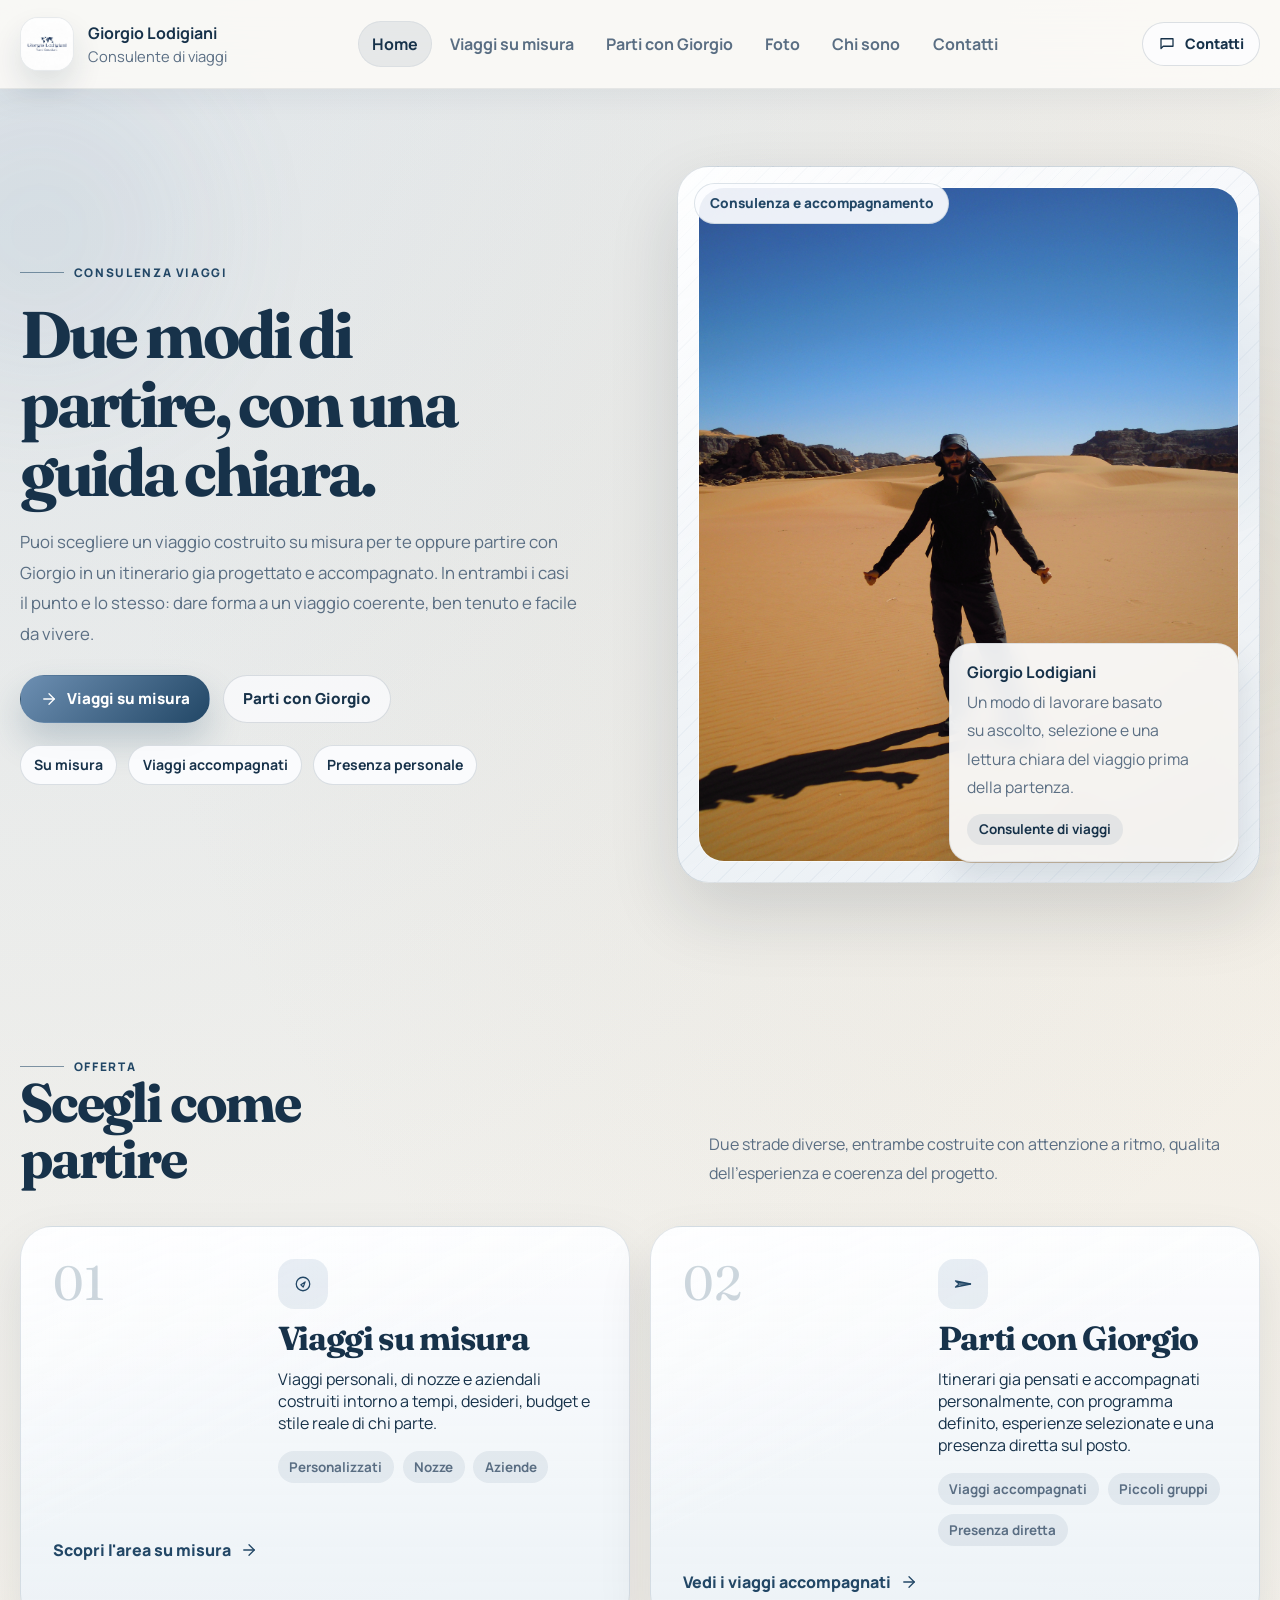
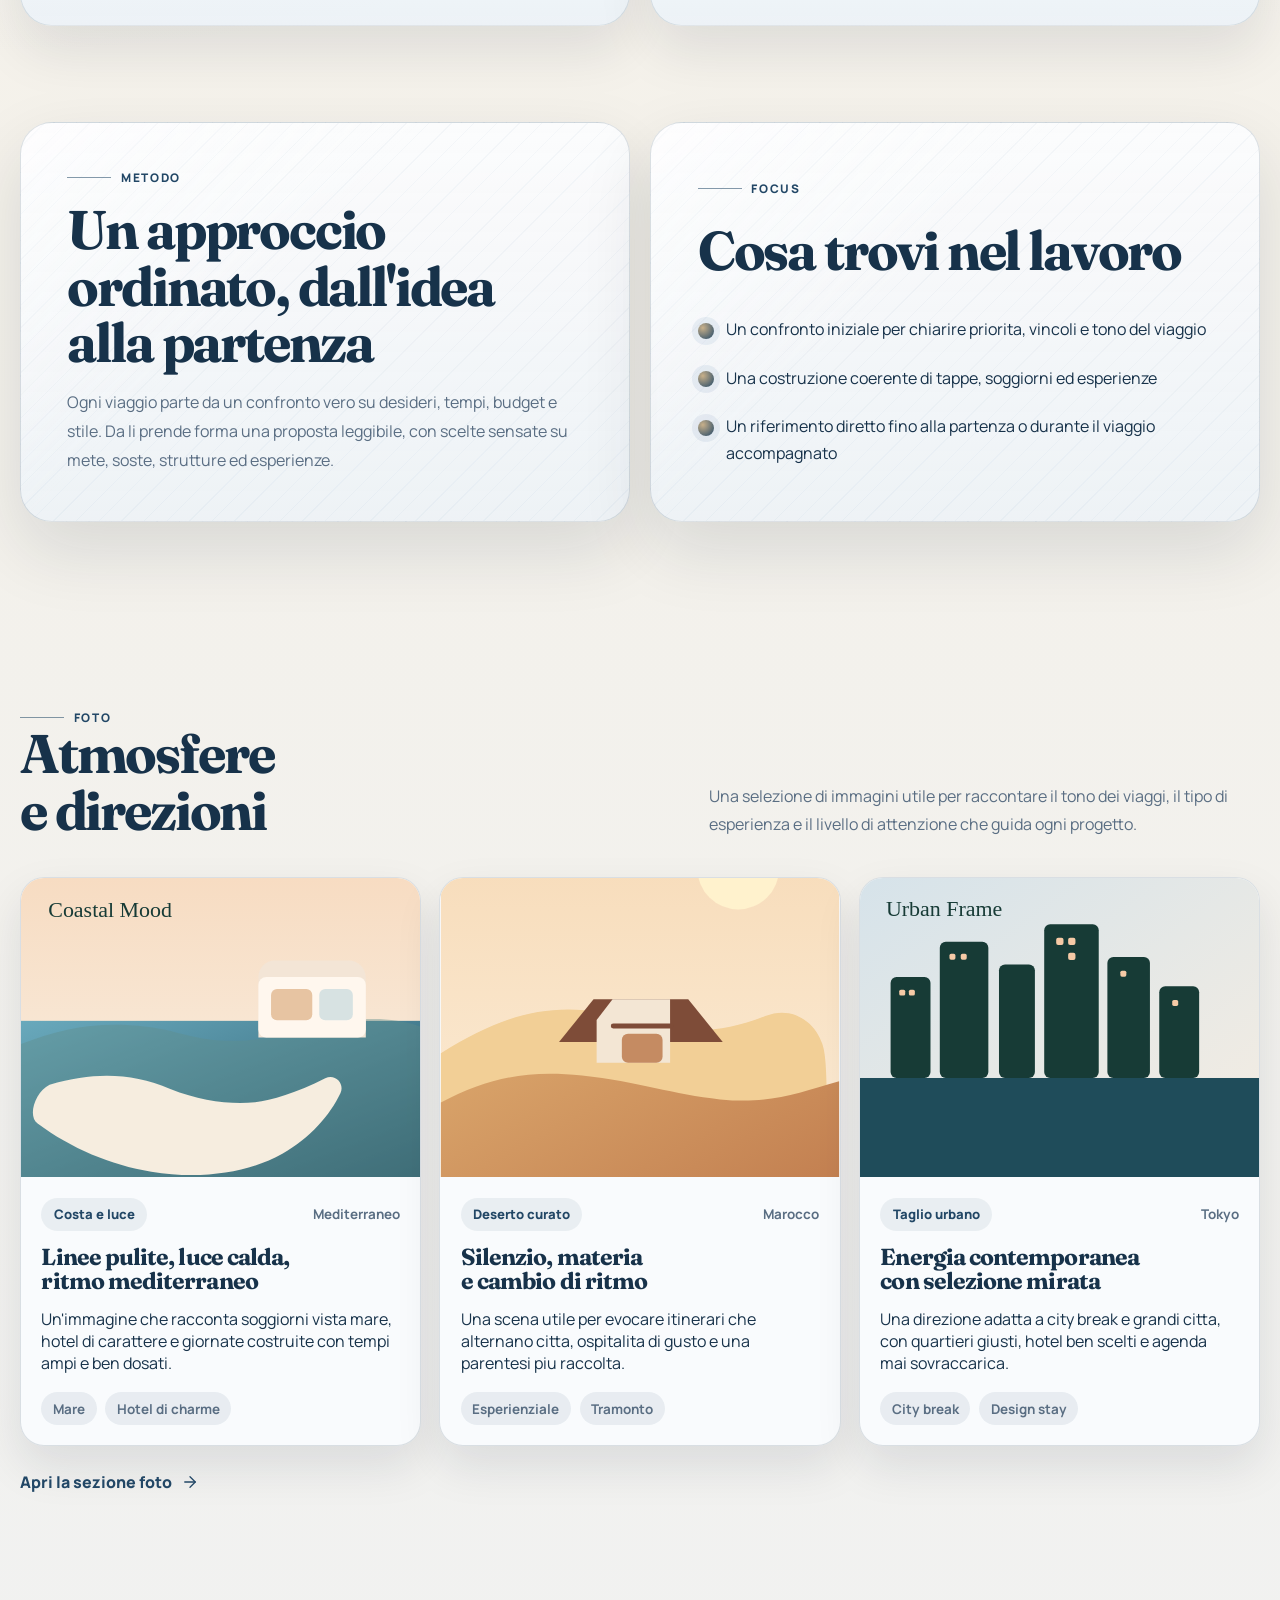
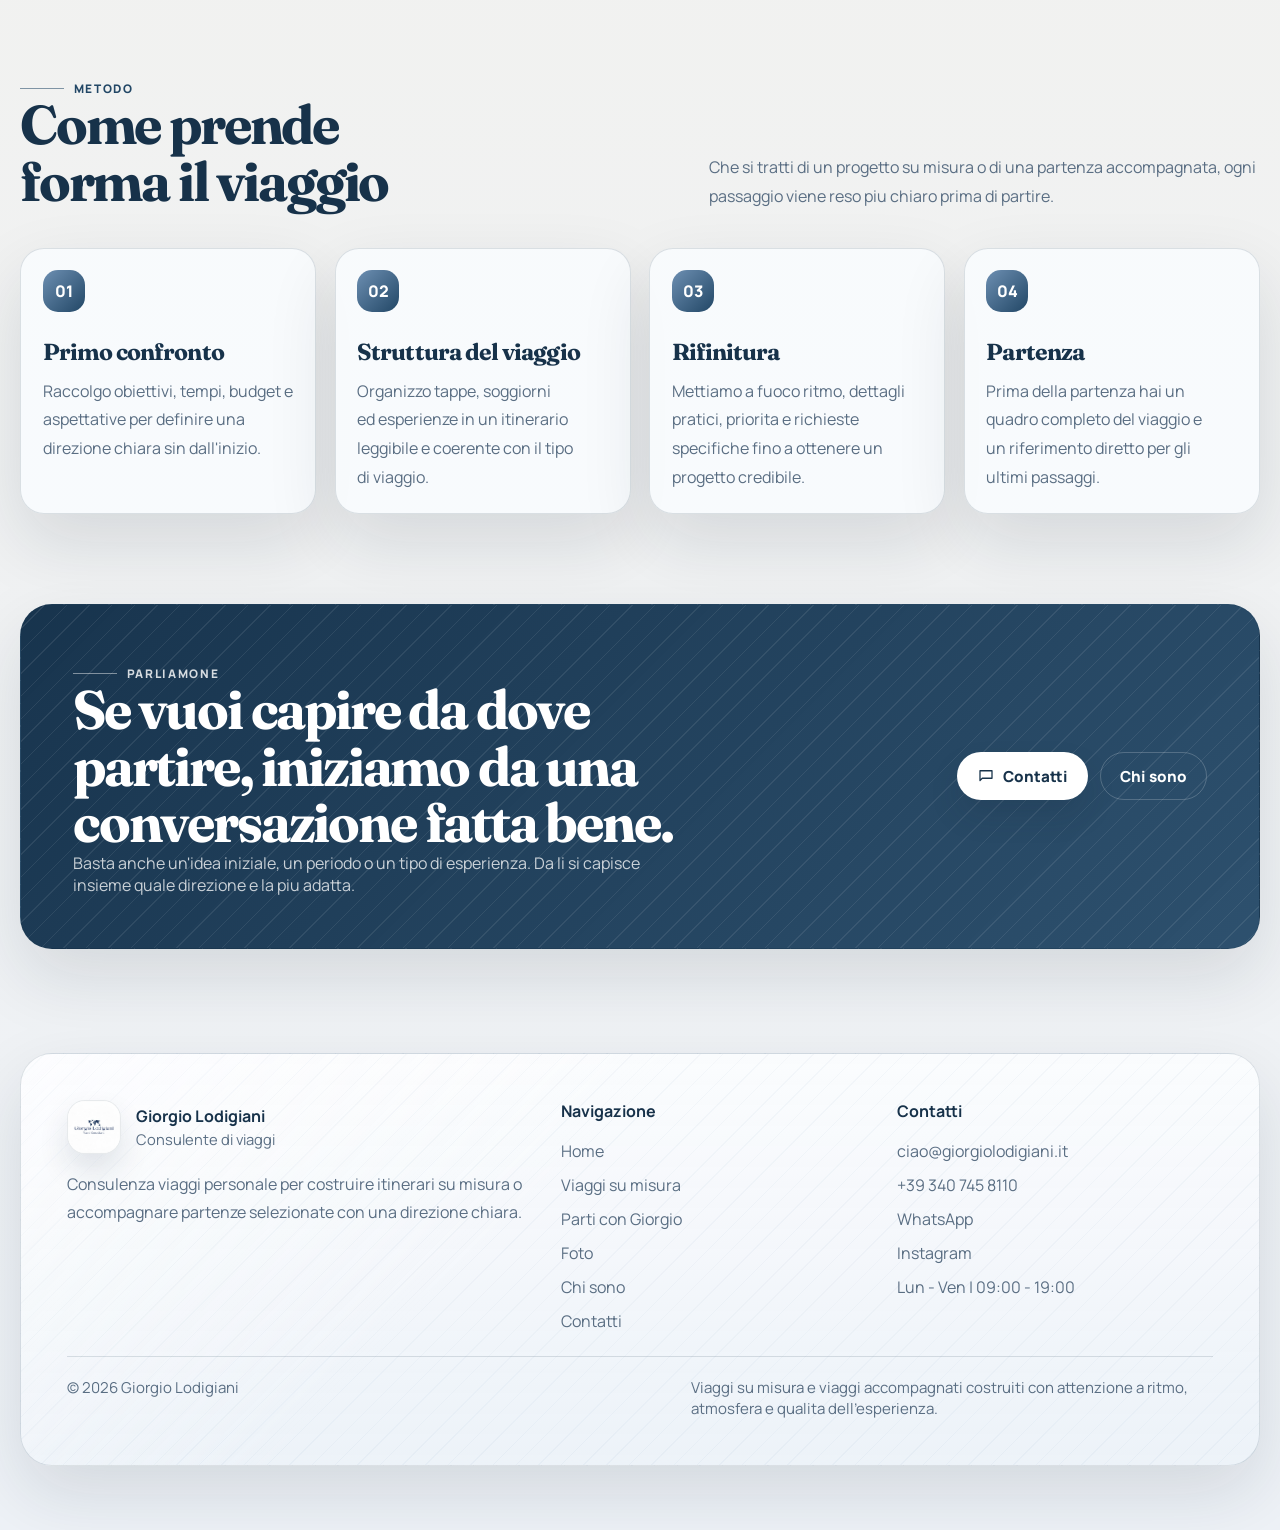
<file: index.html>
<!DOCTYPE html>
<html lang="it">
<head>
  <meta charset="UTF-8">
  <meta name="viewport" content="width=device-width, initial-scale=1.0">
  <meta name="description" content="Giorgio Lodigiani progetta viaggi su misura e accompagna itinerari selezionati. Un sito essenziale costruito attorno alle due aree reali di lavoro.">
  <meta name="theme-color" content="#17324a">
  <title>Giorgio Lodigiani</title>
  <link rel="icon" type="image/svg+xml" href="assets/images/favicon.svg">
  <link rel="preconnect" href="https://fonts.googleapis.com">
  <link rel="preconnect" href="https://fonts.gstatic.com" crossorigin>
  <link href="https://fonts.googleapis.com/css2?family=Fraunces:opsz,wght@9..144,500;9..144,600;9..144,700&family=Manrope:wght@400;500;600;700;800&display=swap" rel="stylesheet">
  <link rel="stylesheet" href="assets/css/styles.css">
</head>
<body data-page="home">
  <div data-app></div>
  <noscript>
    <div class="noscript-banner">Per visualizzare il sito e necessario abilitare JavaScript.</div>
  </noscript>
  <script src="assets/js/content/shared.js"></script>
  <script src="assets/js/content/home.js"></script>
  <script src="assets/js/site.js"></script>
</body>
</html>
</file>
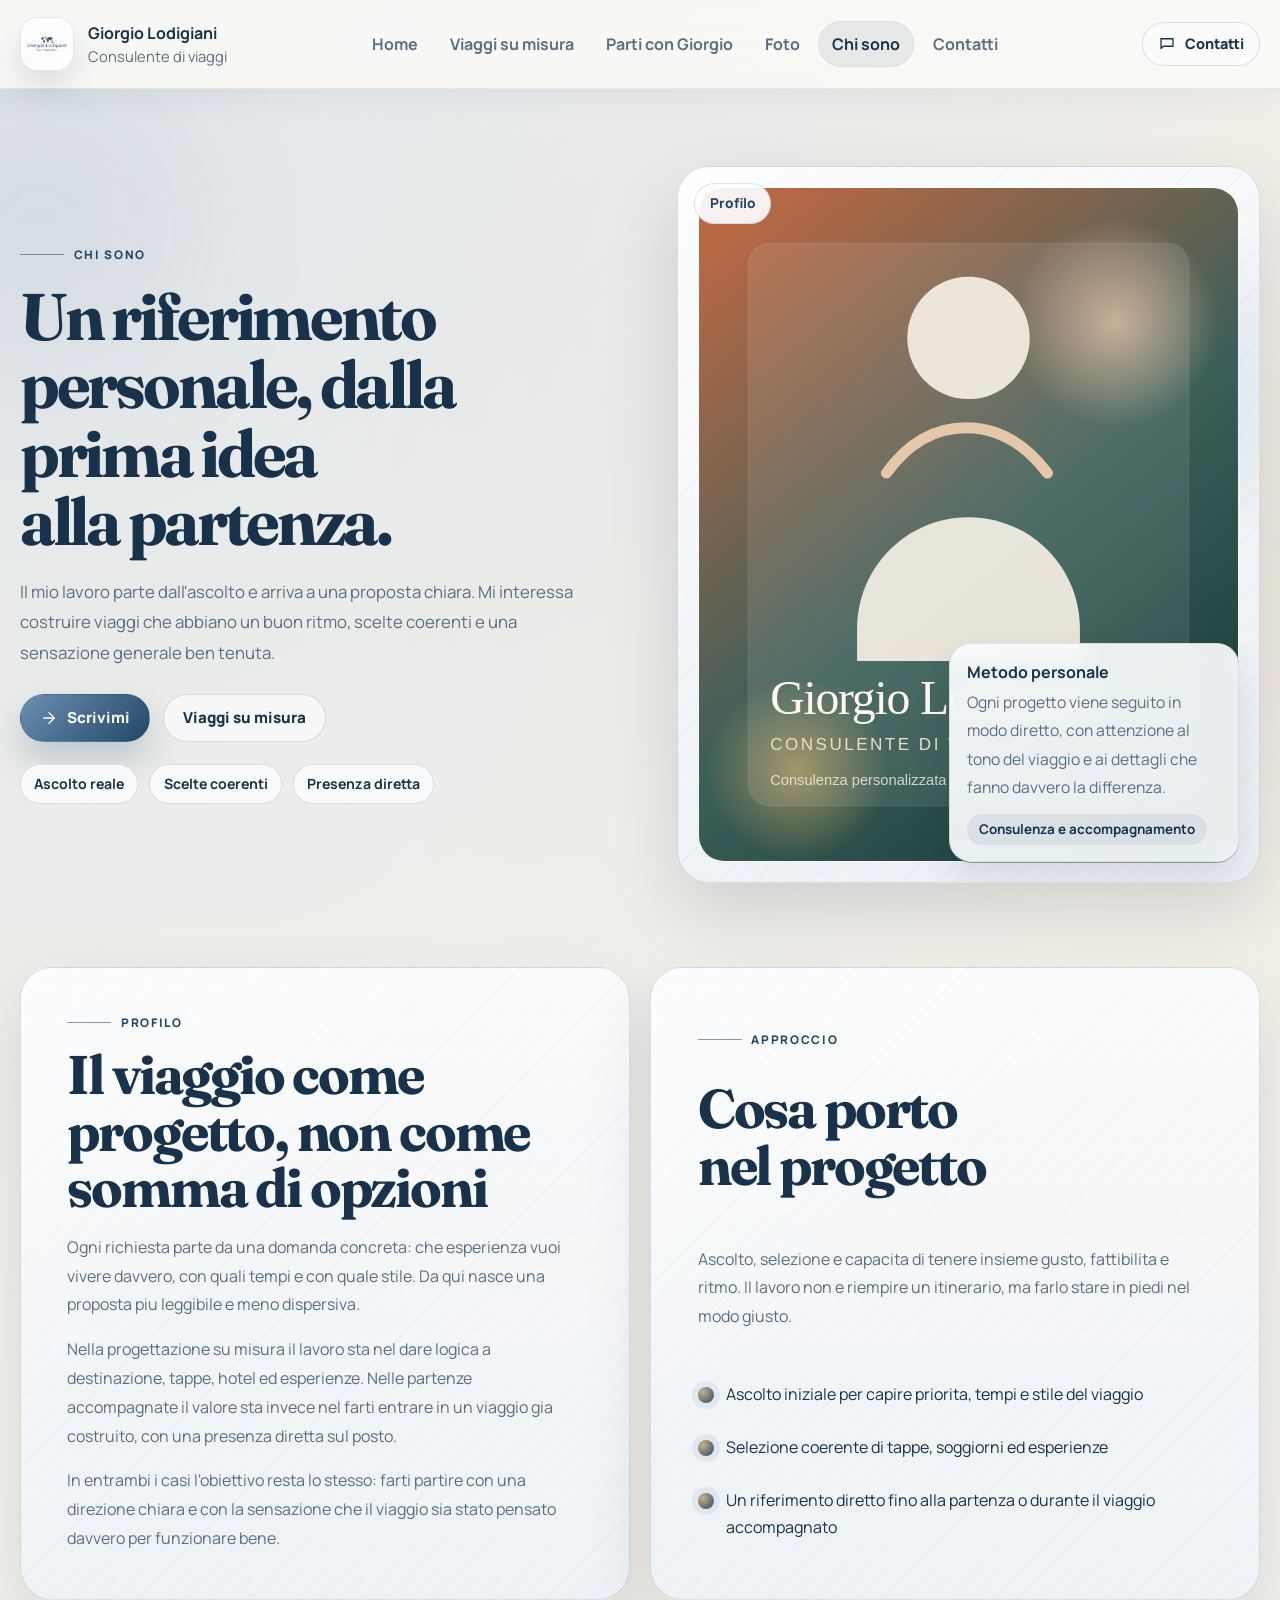
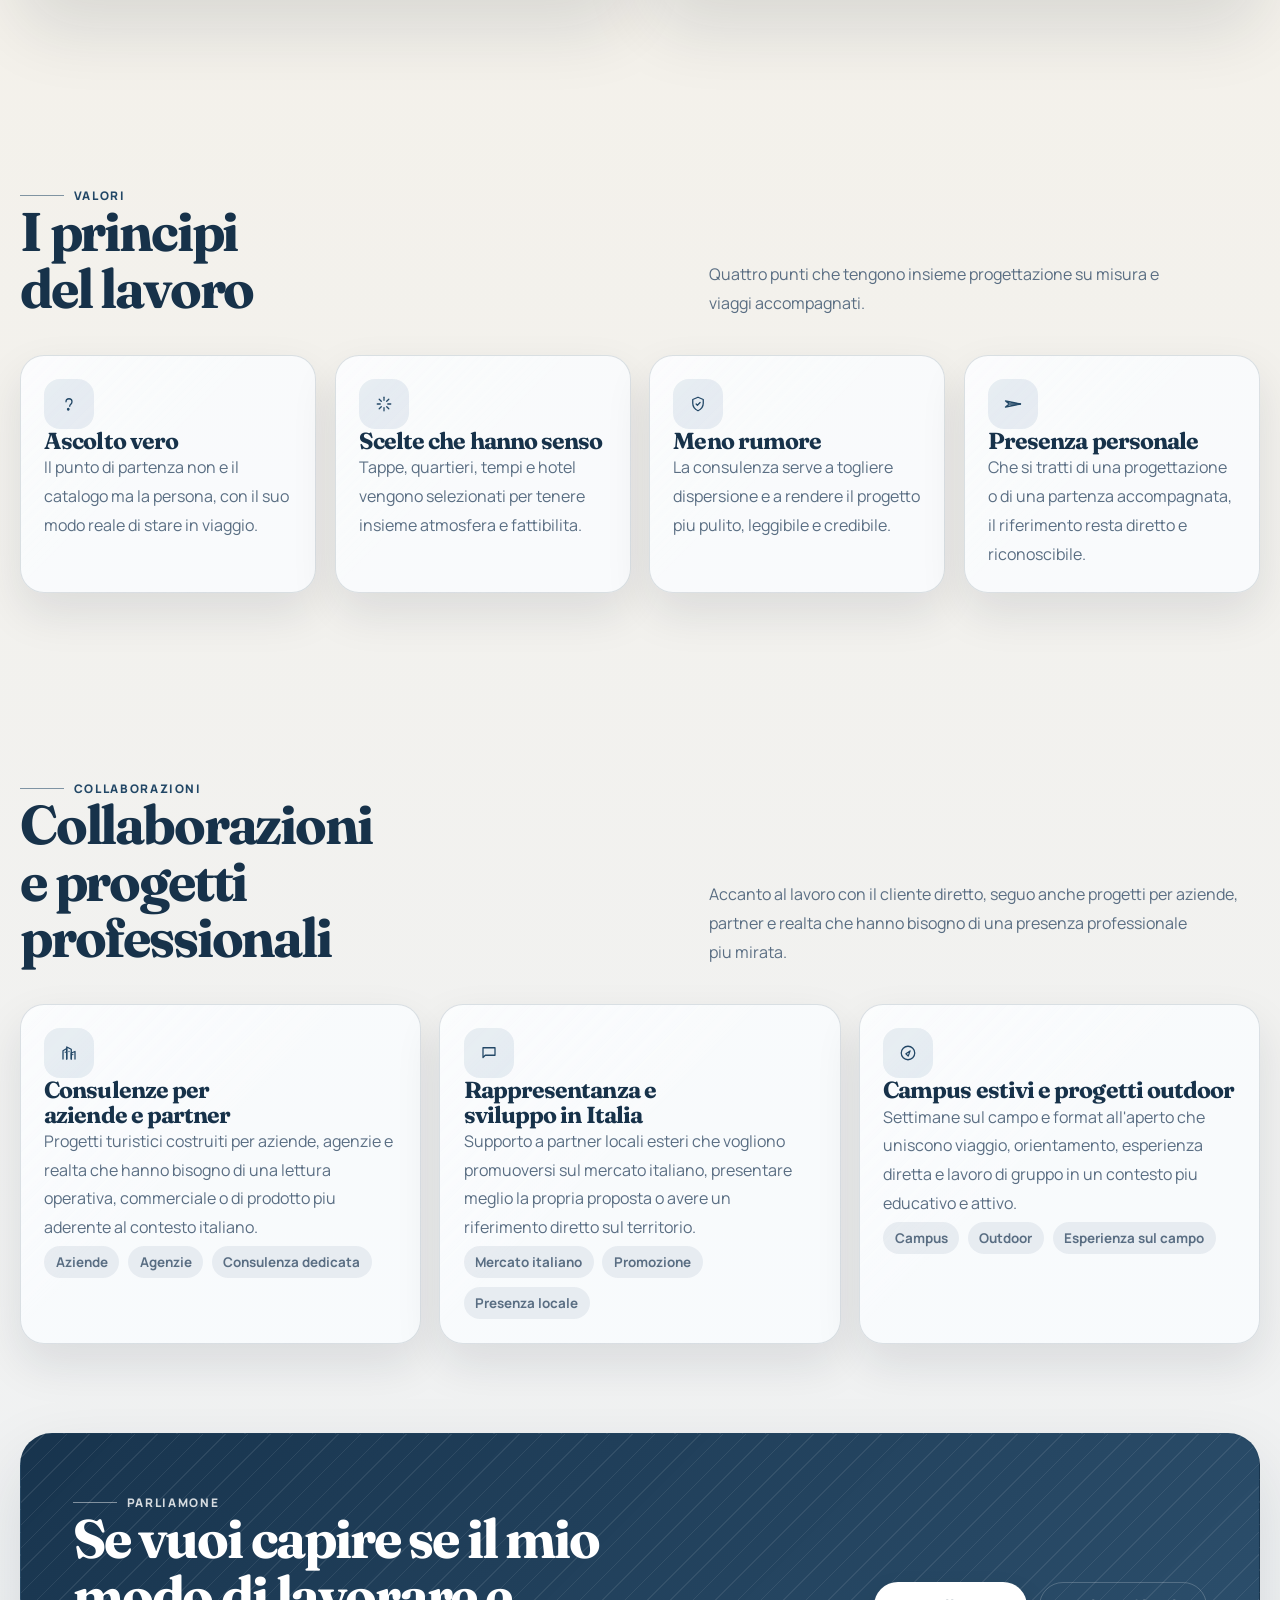
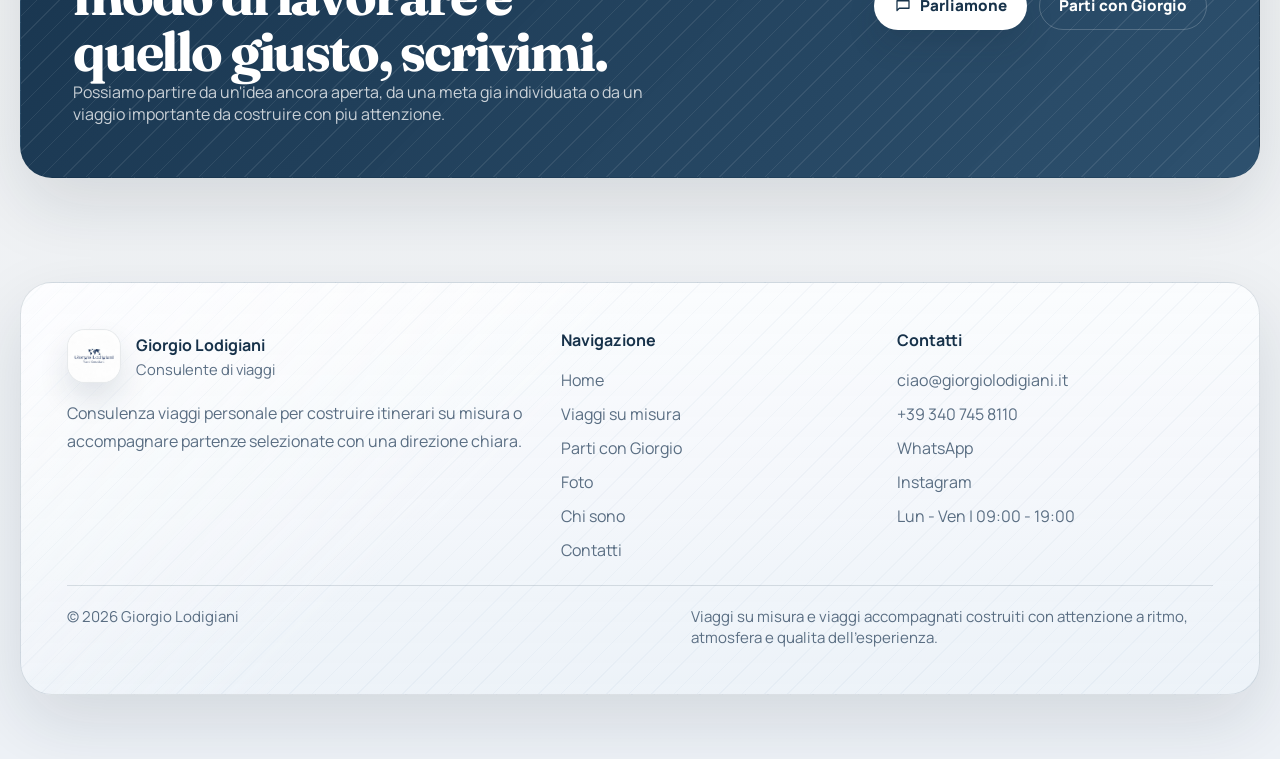
<file: chi-sono.html>
<!DOCTYPE html>
<html lang="it">
<head>
  <meta charset="UTF-8">
  <meta name="viewport" content="width=device-width, initial-scale=1.0">
  <meta name="description" content="Chi e Giorgio Lodigiani, come lavora e quale approccio porta nella progettazione di viaggi su misura e nelle partenze accompagnate.">
  <meta name="theme-color" content="#17324a">
  <title>Chi sono | Giorgio Lodigiani</title>
  <link rel="icon" type="image/svg+xml" href="assets/images/favicon.svg">
  <link rel="preconnect" href="https://fonts.googleapis.com">
  <link rel="preconnect" href="https://fonts.gstatic.com" crossorigin>
  <link href="https://fonts.googleapis.com/css2?family=Fraunces:opsz,wght@9..144,500;9..144,600;9..144,700&family=Manrope:wght@400;500;600;700;800&display=swap" rel="stylesheet">
  <link rel="stylesheet" href="assets/css/styles.css">
</head>
<body data-page="about">
  <div data-app></div>
  <noscript>
    <div class="noscript-banner">Per visualizzare il sito e necessario abilitare JavaScript.</div>
  </noscript>
  <script src="assets/js/content/shared.js"></script>
  <script src="assets/js/content/about.js"></script>
  <script src="assets/js/site.js"></script>
</body>
</html>
</file>
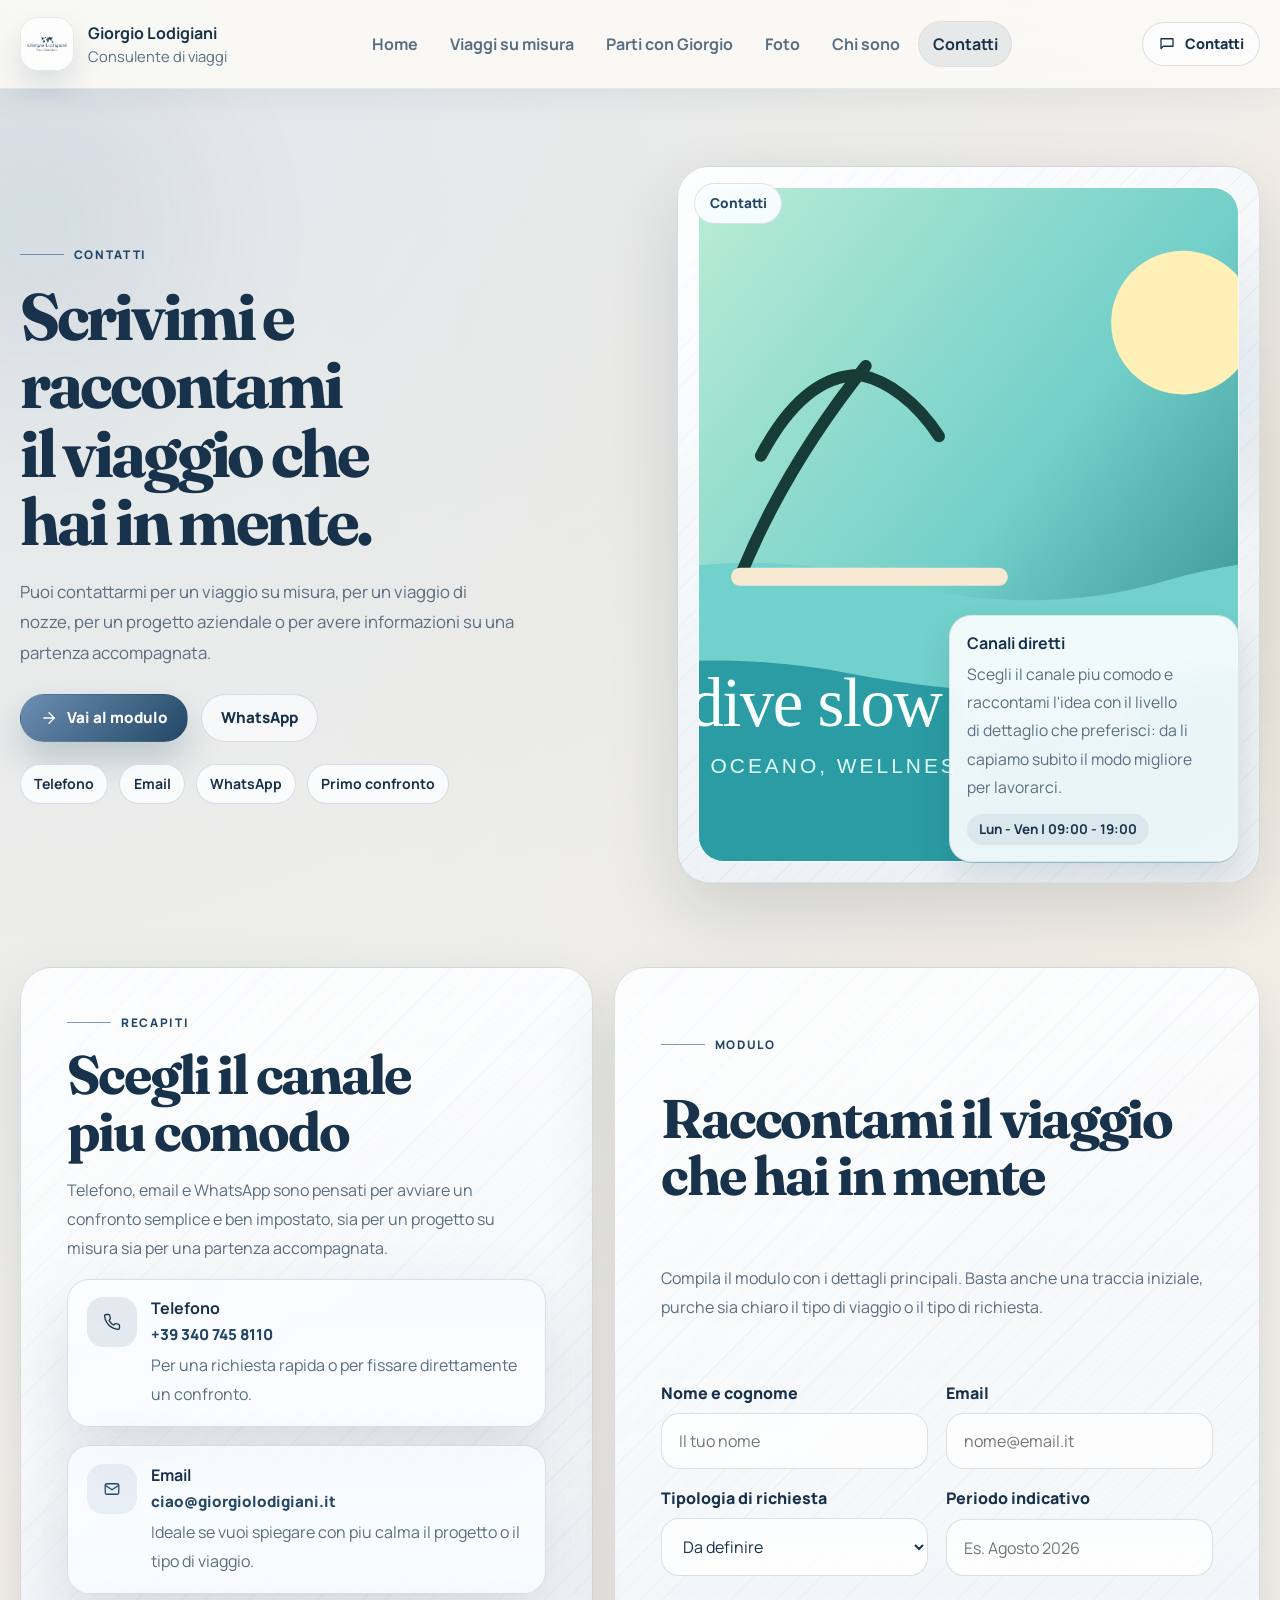
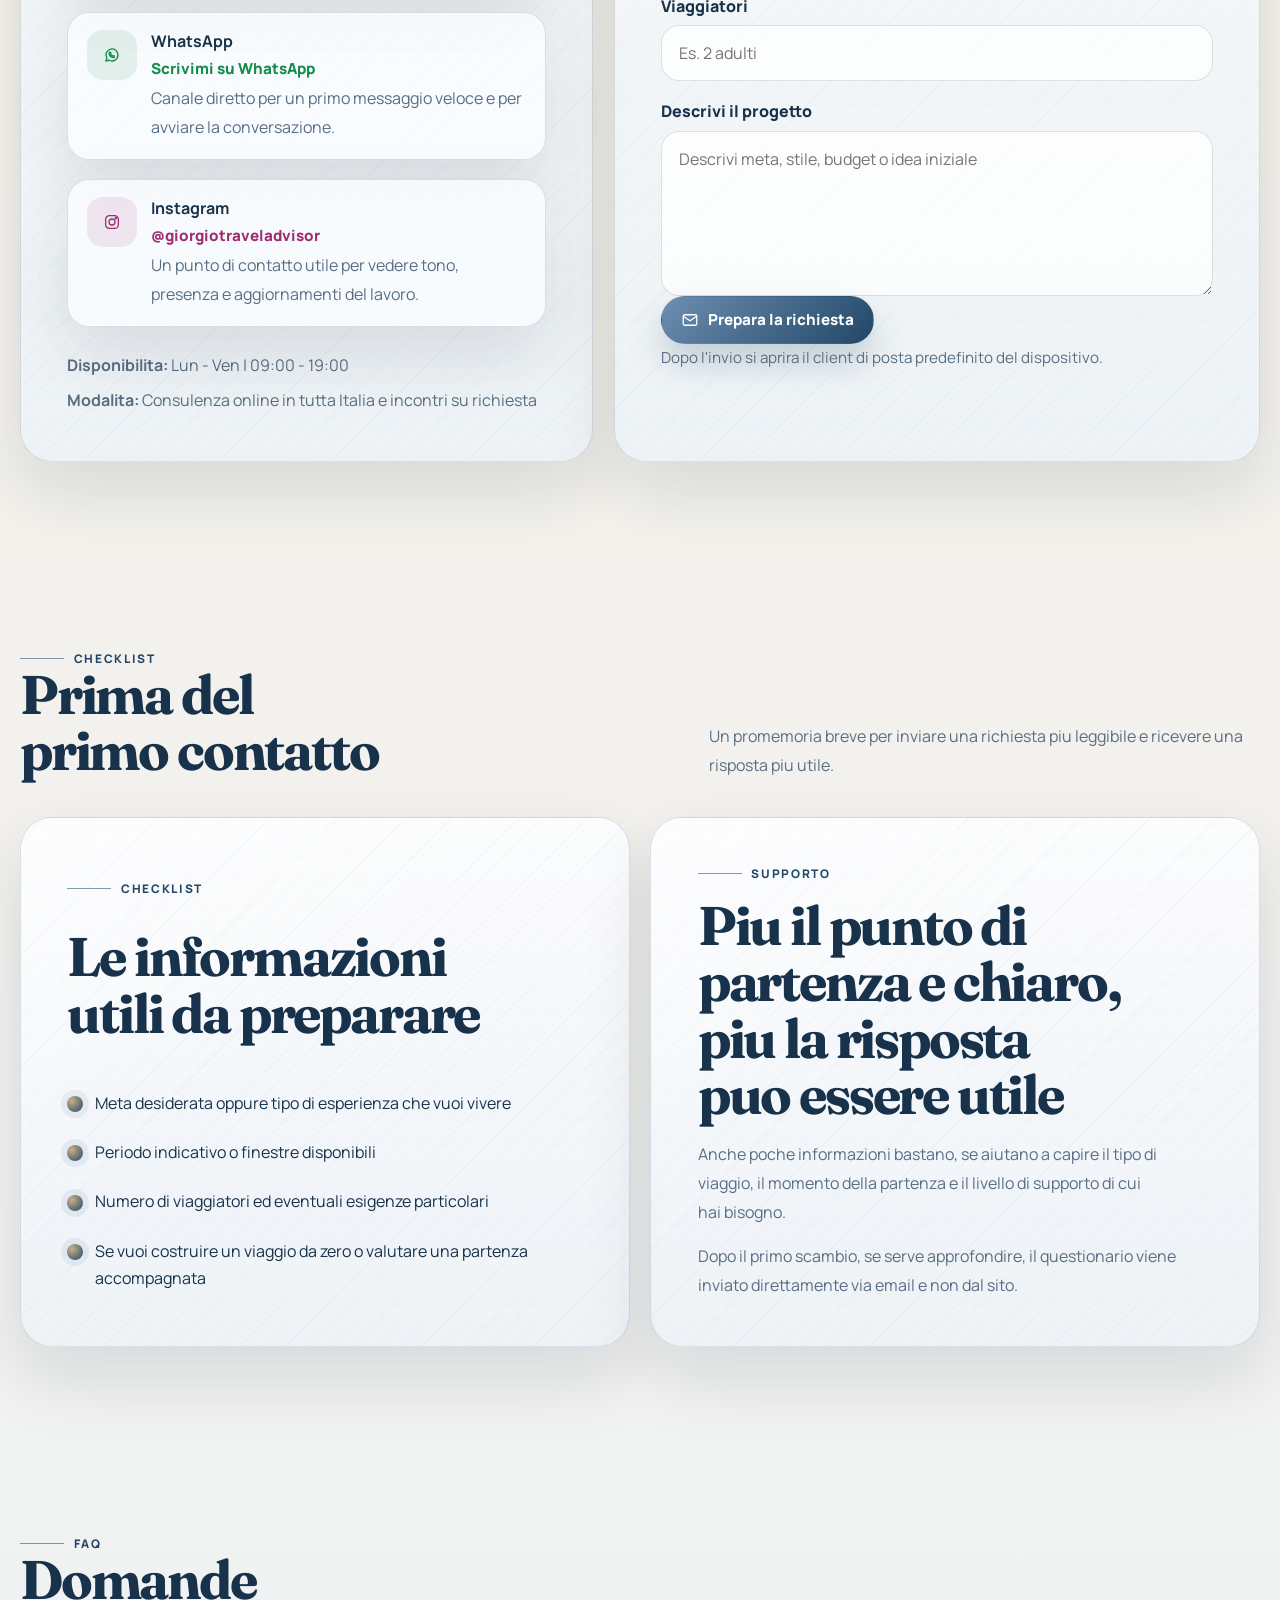
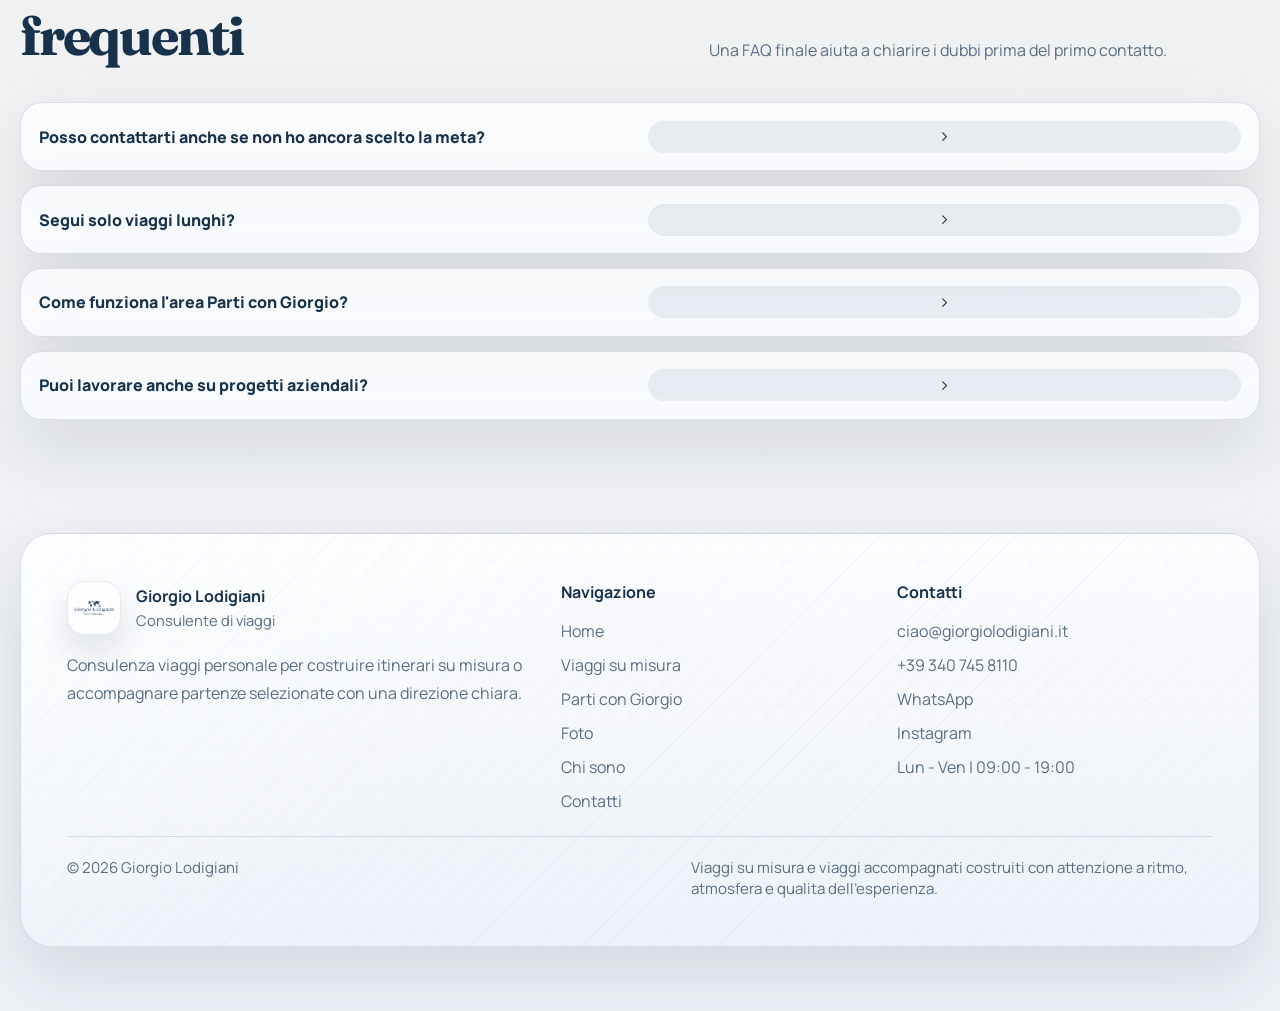
<file: contatti.html>
<!DOCTYPE html>
<html lang="it">
<head>
  <meta charset="UTF-8">
  <meta name="viewport" content="width=device-width, initial-scale=1.0">
  <meta name="description" content="Contatti di Giorgio Lodigiani per viaggi su misura e viaggi accompagnati: email, telefono, WhatsApp e modulo di richiesta.">
  <meta name="theme-color" content="#17324a">
  <title>Contatti | Giorgio Lodigiani</title>
  <link rel="icon" type="image/svg+xml" href="assets/images/favicon.svg">
  <link rel="preconnect" href="https://fonts.googleapis.com">
  <link rel="preconnect" href="https://fonts.gstatic.com" crossorigin>
  <link href="https://fonts.googleapis.com/css2?family=Fraunces:opsz,wght@9..144,500;9..144,600;9..144,700&family=Manrope:wght@400;500;600;700;800&display=swap" rel="stylesheet">
  <link rel="stylesheet" href="assets/css/styles.css">
</head>
<body data-page="contact">
  <div data-app></div>
  <noscript>
    <div class="noscript-banner">Per visualizzare il sito e necessario abilitare JavaScript.</div>
  </noscript>
  <script src="assets/js/content/shared.js"></script>
  <script src="assets/js/content/contact.js"></script>
  <script src="assets/js/site.js"></script>
</body>
</html>
</file>
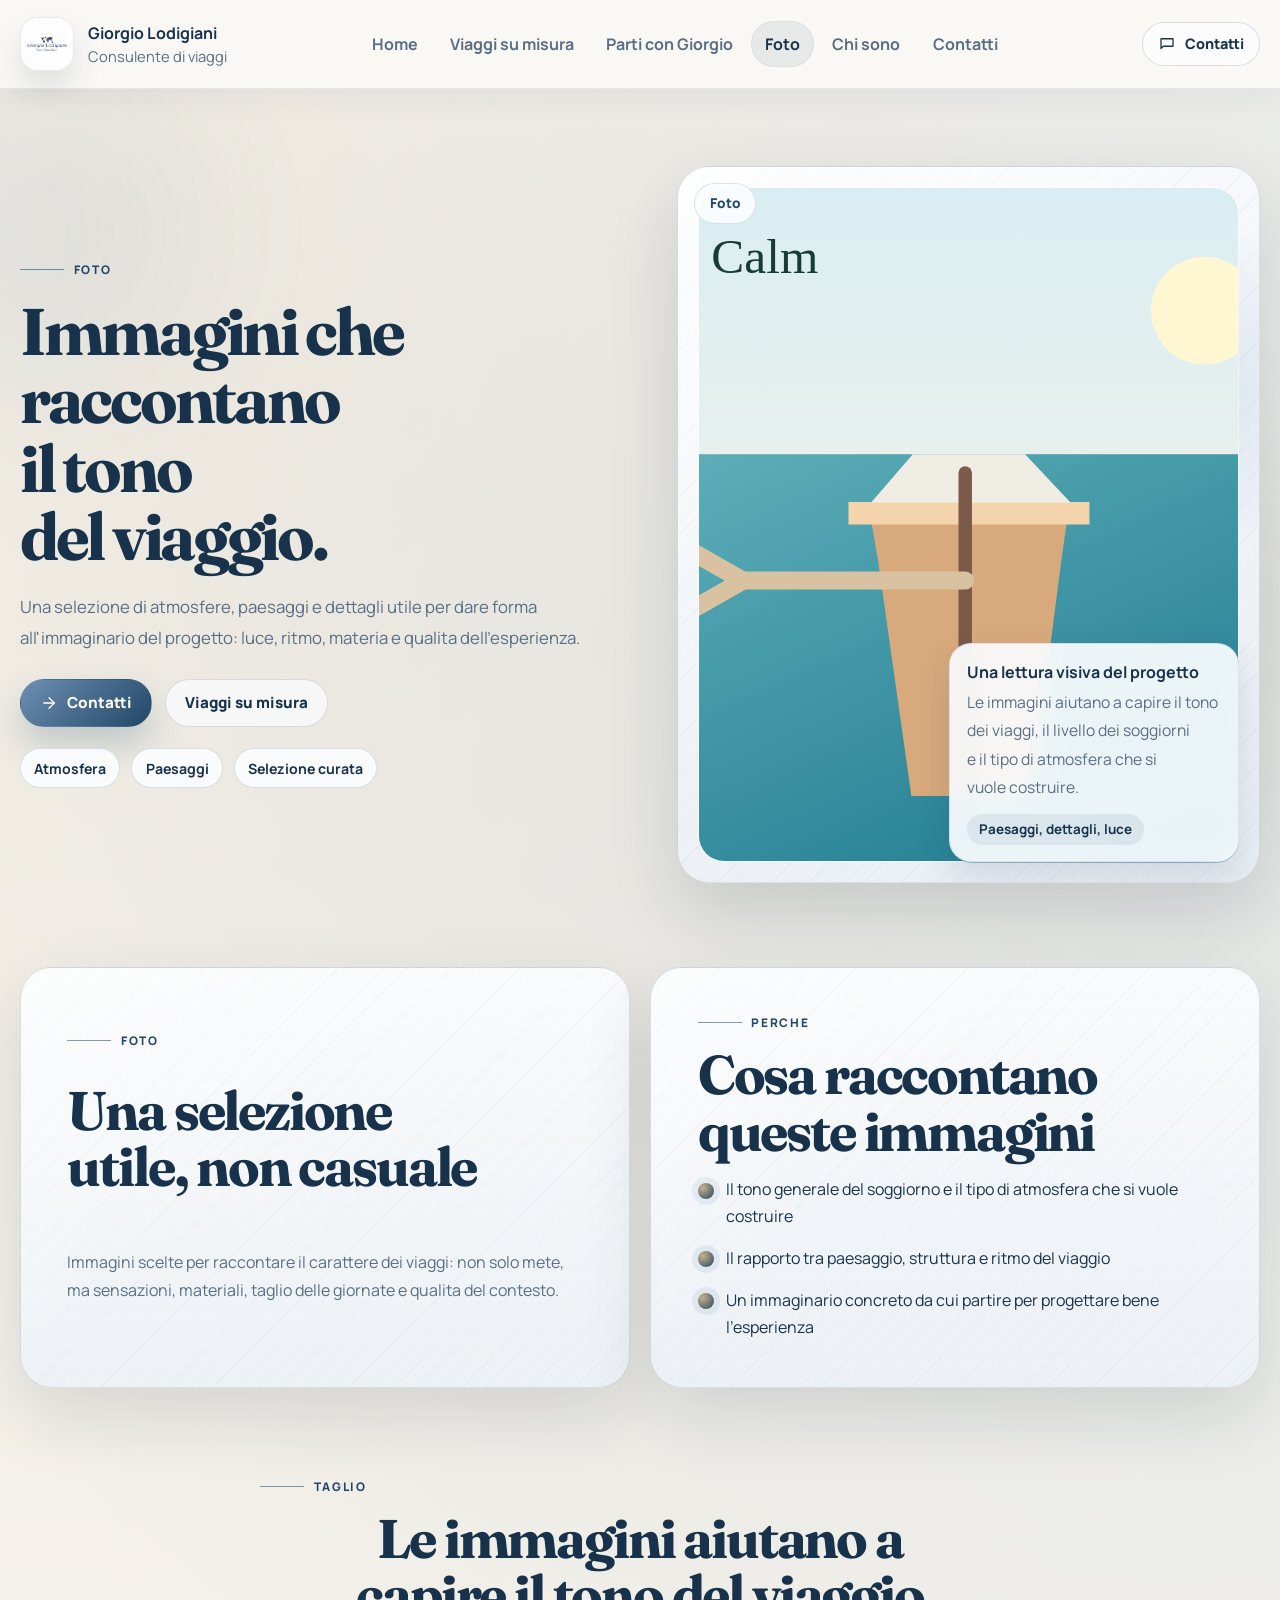
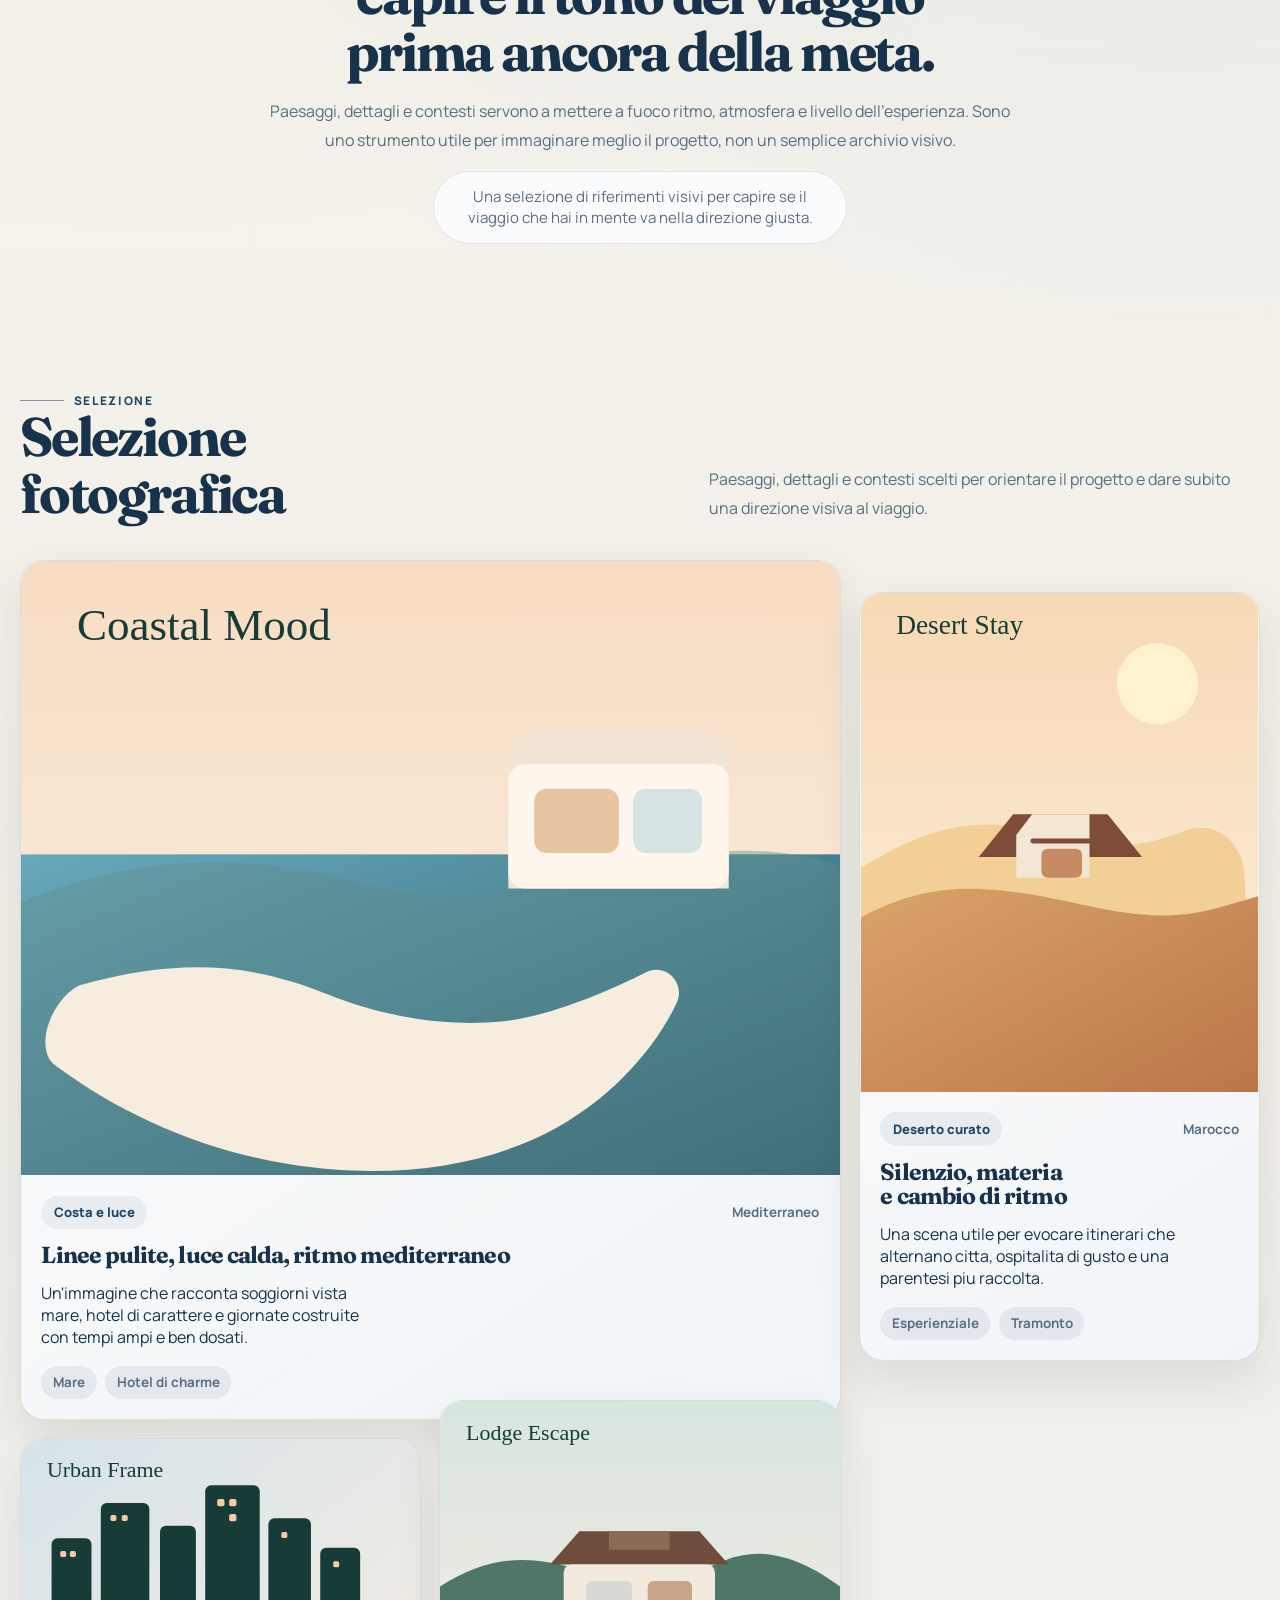
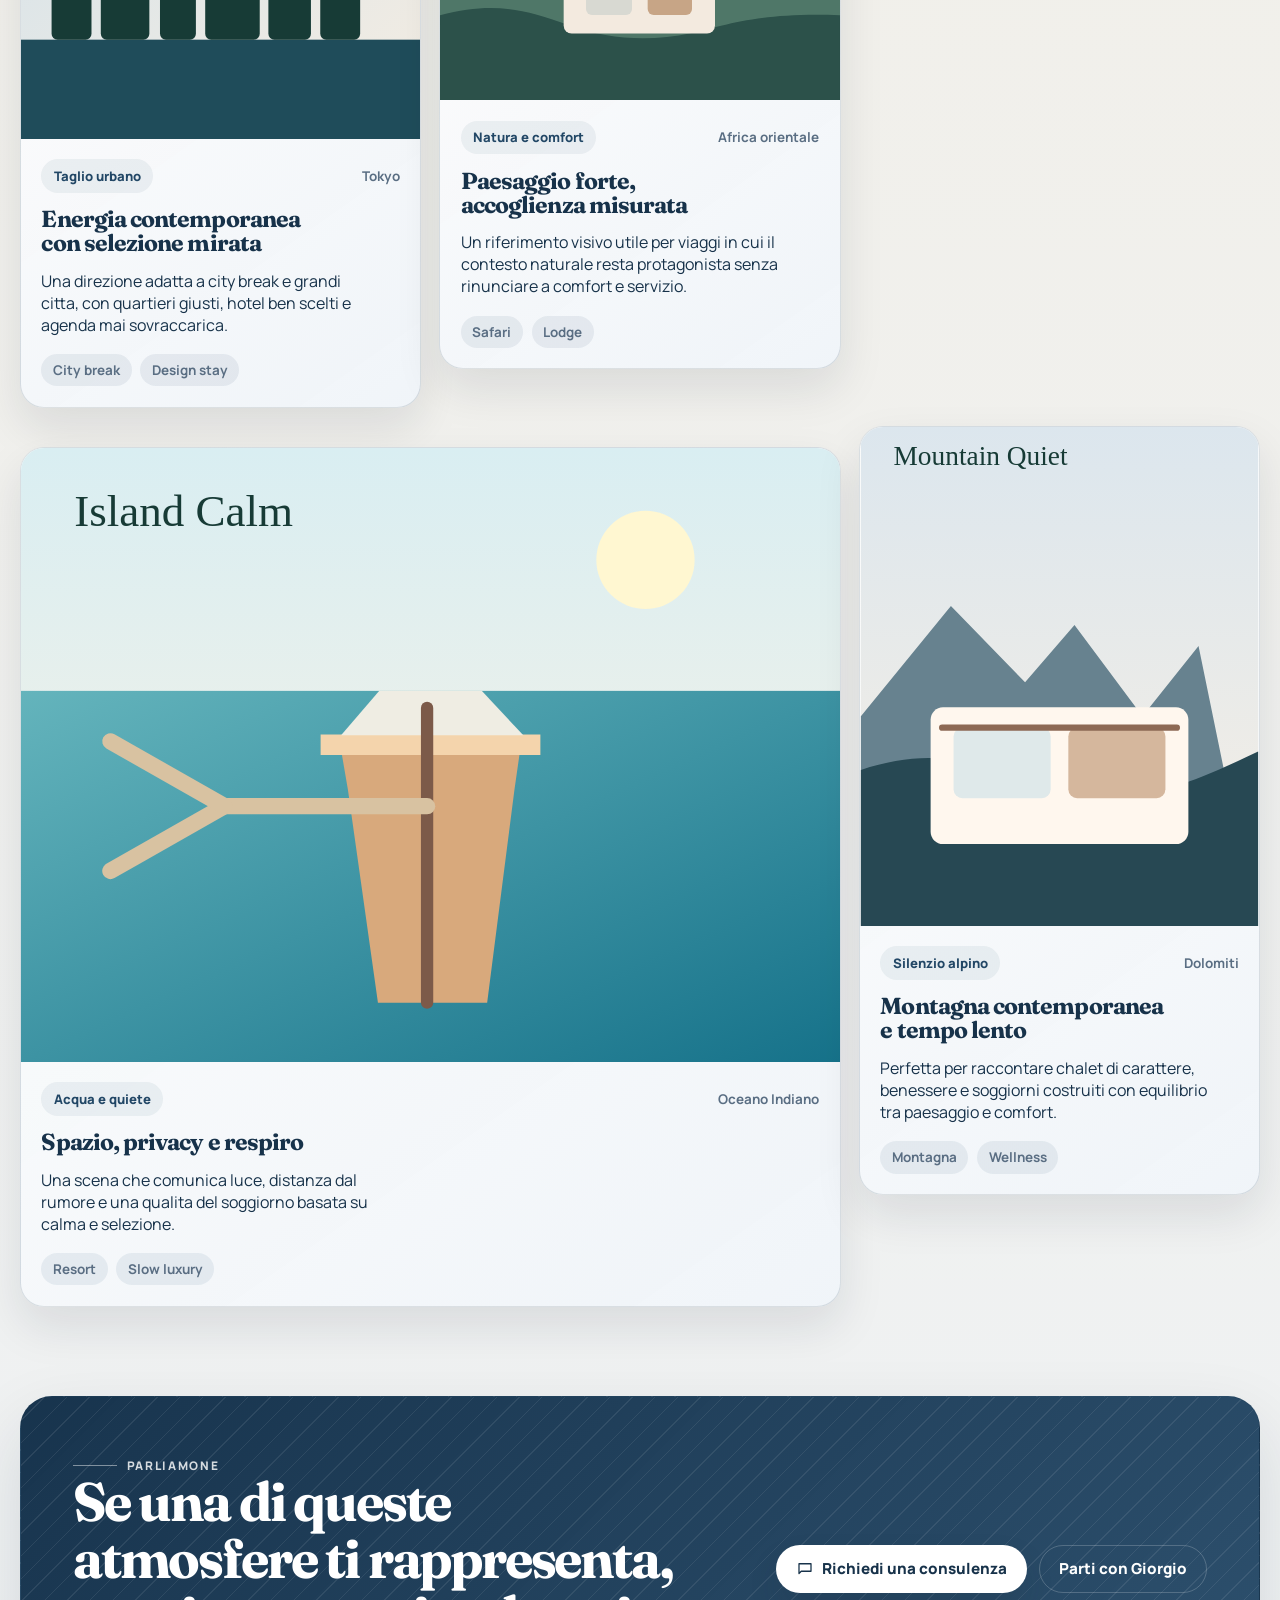
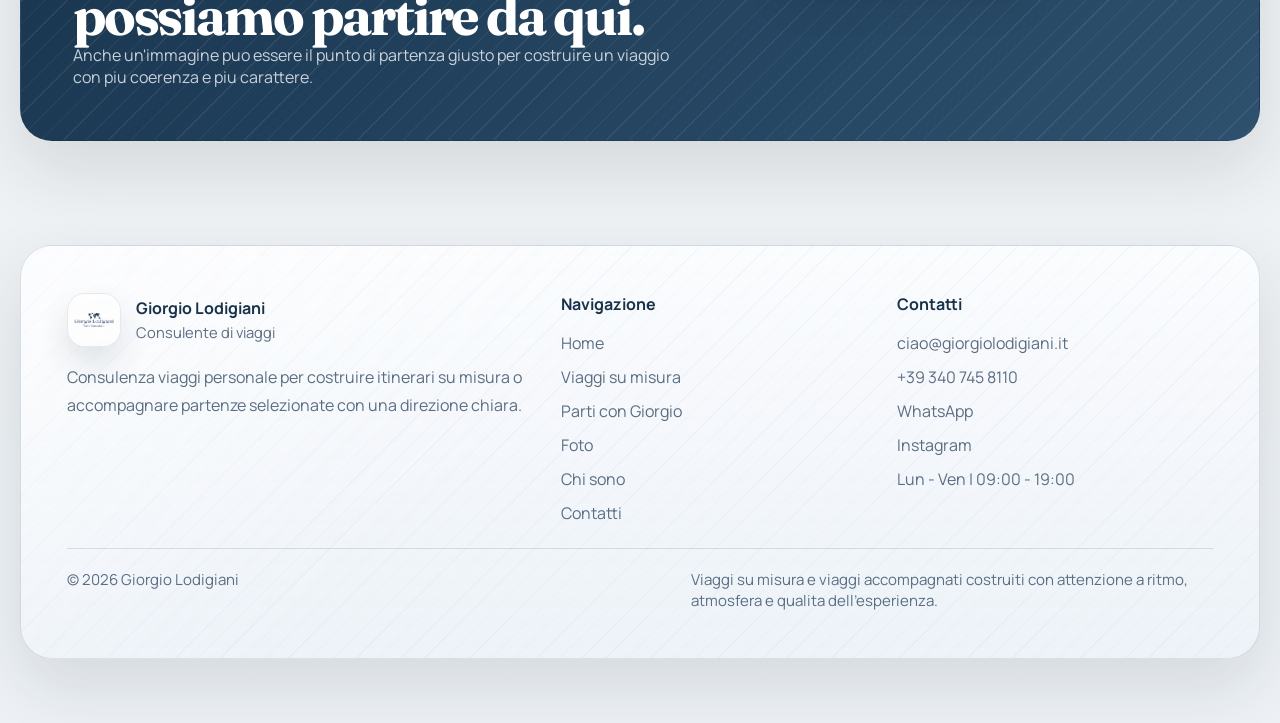
<file: galleria.html>
<!DOCTYPE html>
<html lang="it">
<head>
  <meta charset="UTF-8">
  <meta name="viewport" content="width=device-width, initial-scale=1.0">
  <meta name="description" content="Sezione foto di Giorgio Lodigiani: una selezione visiva essenziale per raccontare il tono e l'immaginario dei viaggi proposti.">
  <meta name="theme-color" content="#17324a">
  <title>Foto | Giorgio Lodigiani</title>
  <link rel="icon" type="image/svg+xml" href="assets/images/favicon.svg">
  <link rel="preconnect" href="https://fonts.googleapis.com">
  <link rel="preconnect" href="https://fonts.gstatic.com" crossorigin>
  <link href="https://fonts.googleapis.com/css2?family=Fraunces:opsz,wght@9..144,500;9..144,600;9..144,700&family=Manrope:wght@400;500;600;700;800&display=swap" rel="stylesheet">
  <link rel="stylesheet" href="assets/css/styles.css">
</head>
<body data-page="gallery">
  <div data-app></div>
  <noscript>
    <div class="noscript-banner">Per visualizzare il sito e necessario abilitare JavaScript.</div>
  </noscript>
  <script src="assets/js/content/shared.js"></script>
  <script src="assets/js/content/gallery.js"></script>
  <script src="assets/js/site.js"></script>
</body>
</html>
</file>
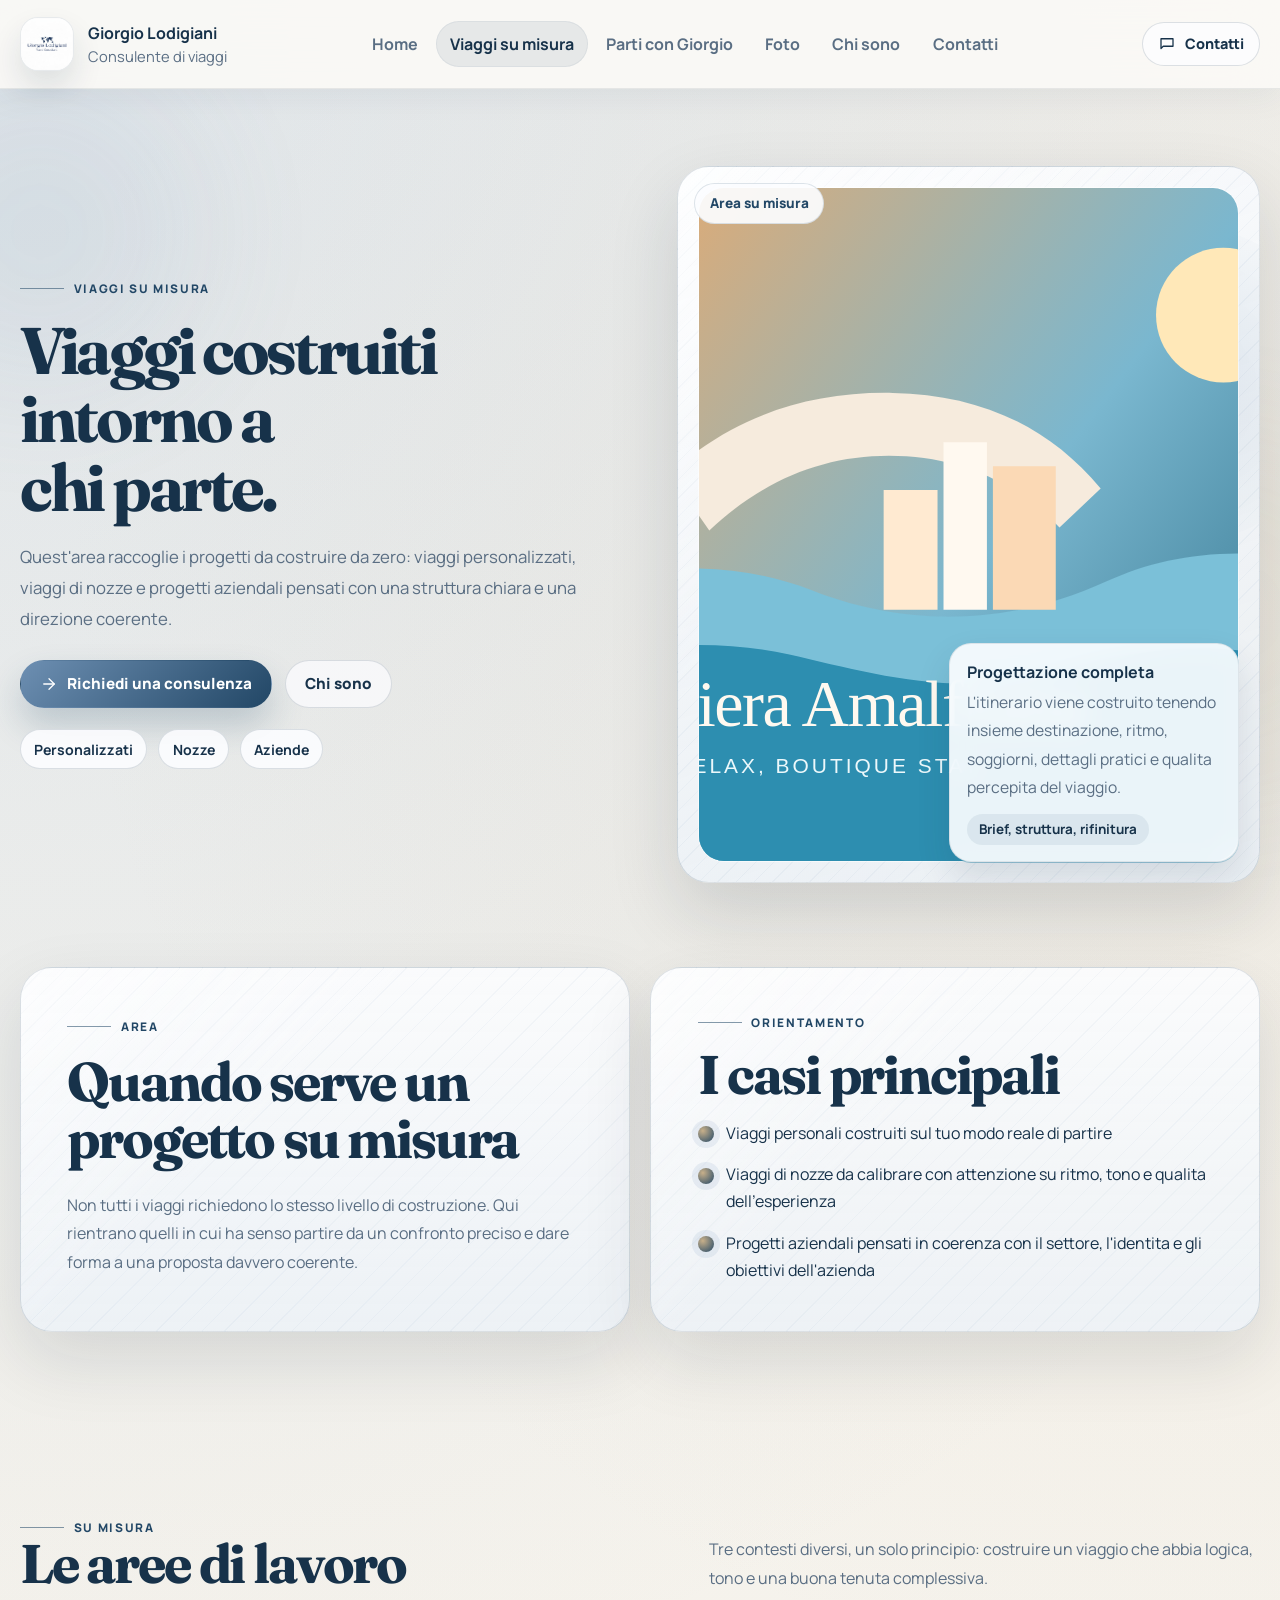
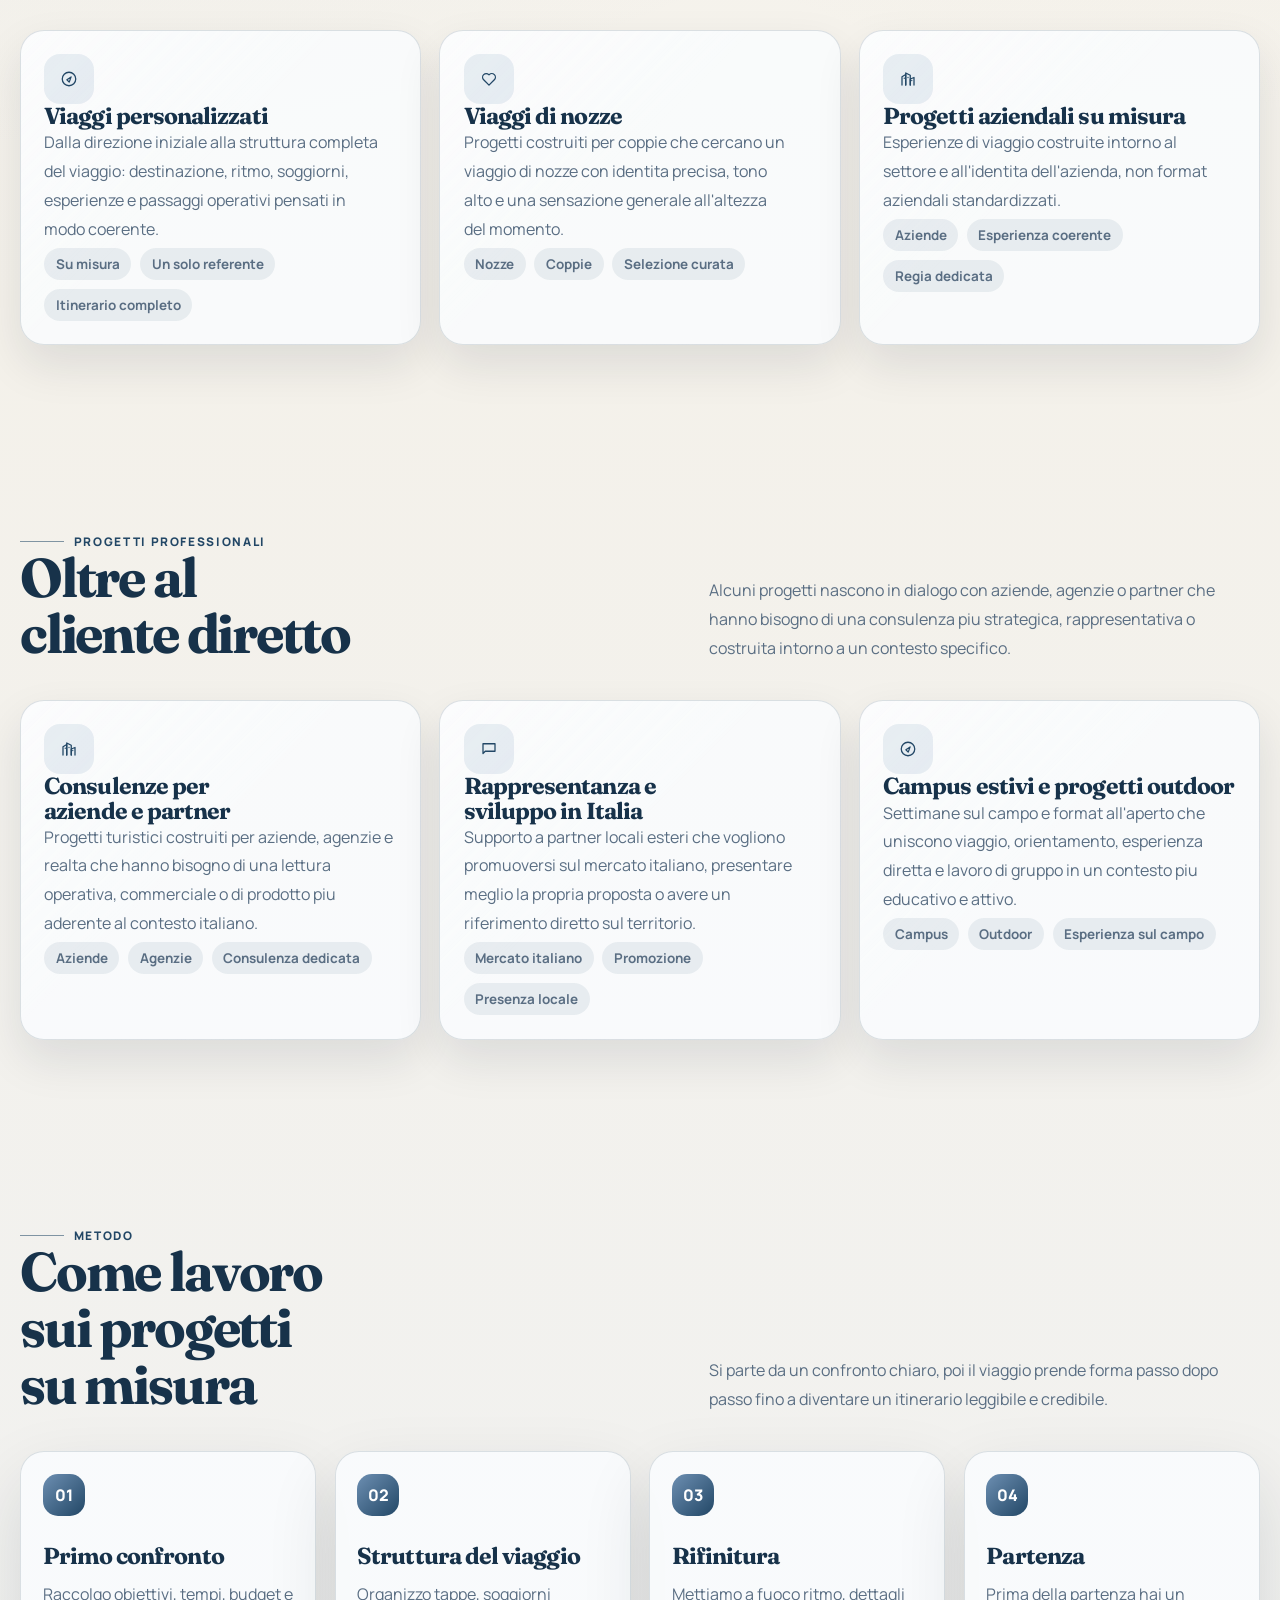
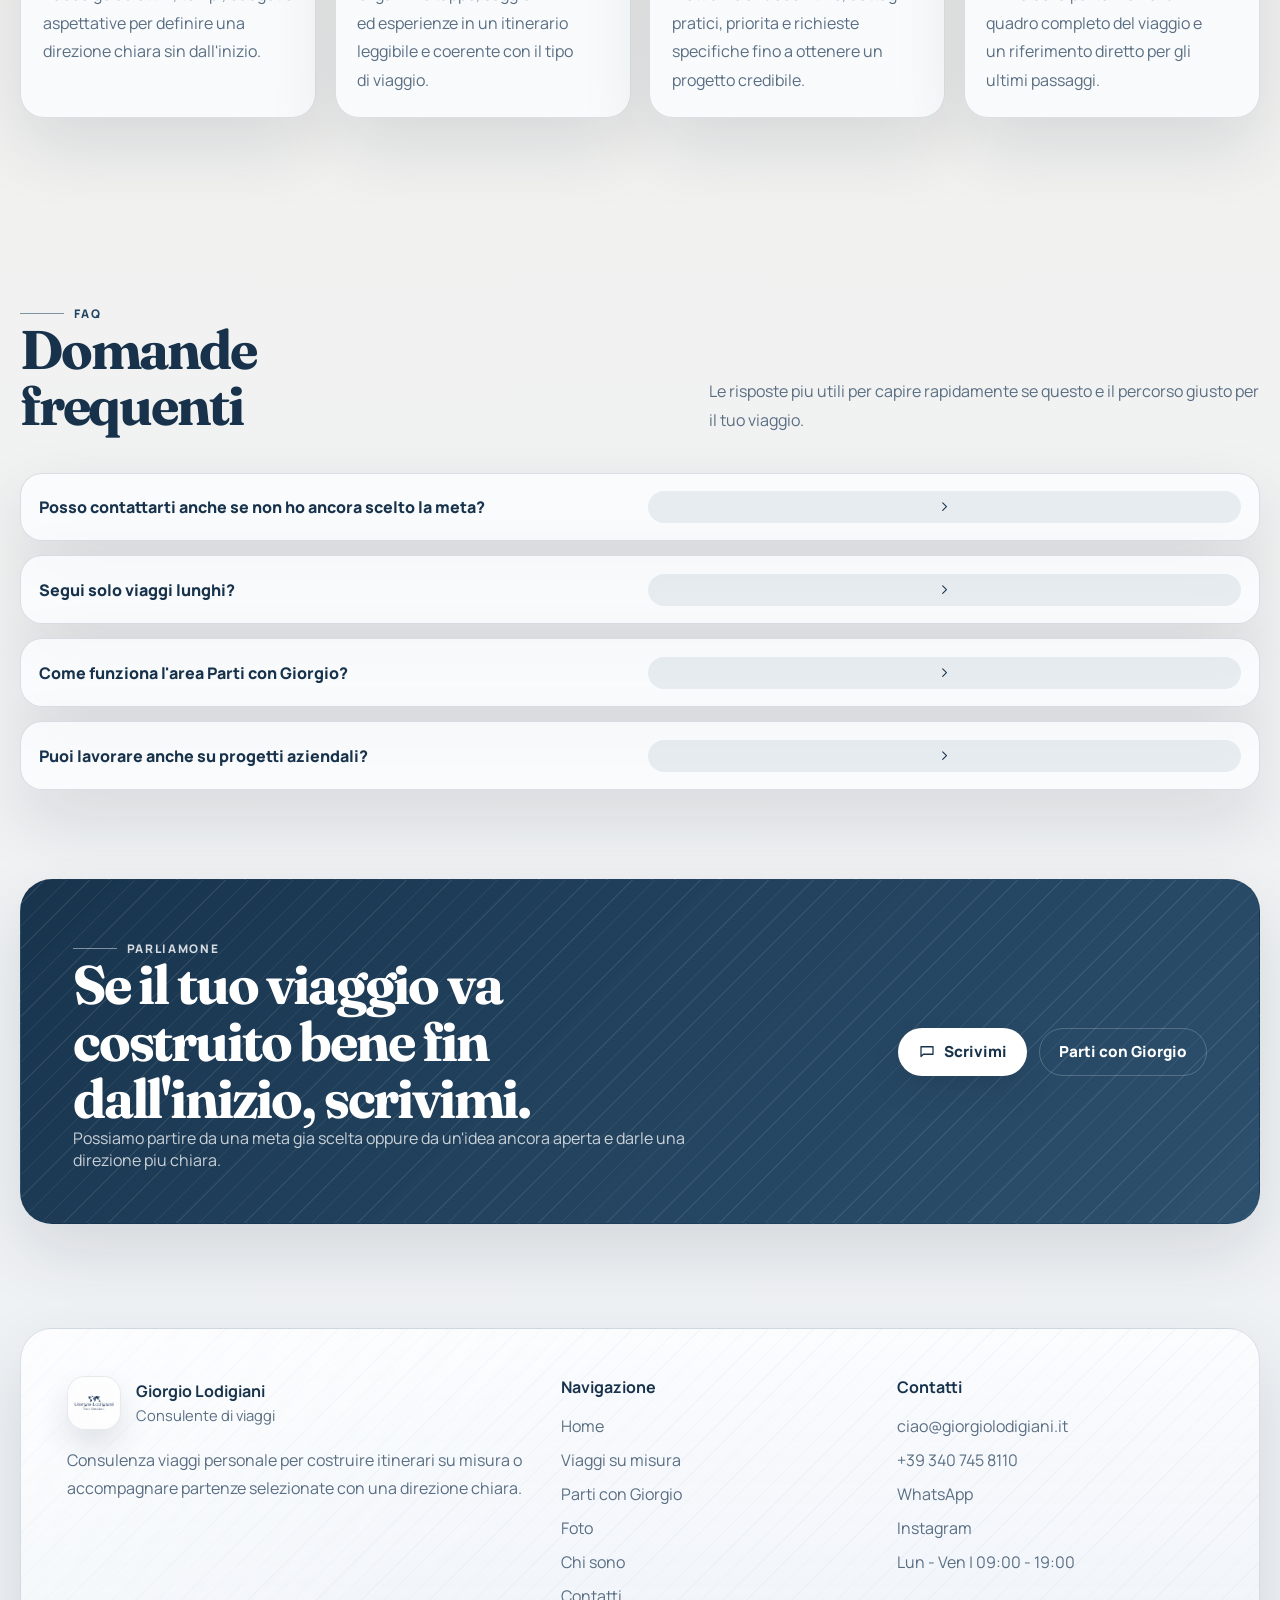
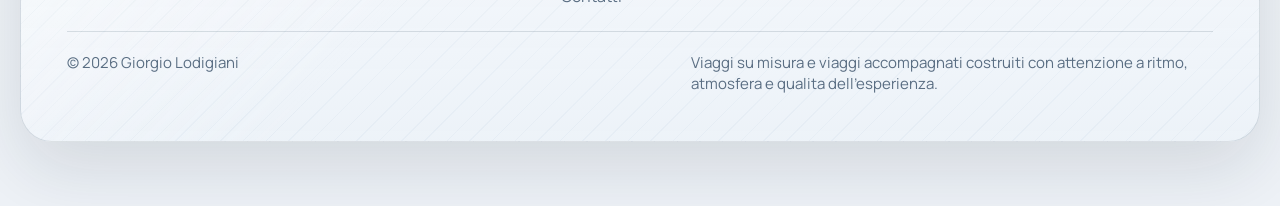
<file: servizi.html>
<!DOCTYPE html>
<html lang="it">
<head>
  <meta charset="UTF-8">
  <meta name="viewport" content="width=device-width, initial-scale=1.0">
  <meta name="description" content="Viaggi su misura di Giorgio Lodigiani: viaggi personalizzati, viaggi di nozze e progetti aziendali costruiti con una consulenza chiara.">
  <meta name="theme-color" content="#17324a">
  <title>Viaggi su misura | Giorgio Lodigiani</title>
  <link rel="icon" type="image/svg+xml" href="assets/images/favicon.svg">
  <link rel="preconnect" href="https://fonts.googleapis.com">
  <link rel="preconnect" href="https://fonts.gstatic.com" crossorigin>
  <link href="https://fonts.googleapis.com/css2?family=Fraunces:opsz,wght@9..144,500;9..144,600;9..144,700&family=Manrope:wght@400;500;600;700;800&display=swap" rel="stylesheet">
  <link rel="stylesheet" href="assets/css/styles.css">
</head>
<body data-page="services">
  <div data-app></div>
  <noscript>
    <div class="noscript-banner">Per visualizzare il sito e necessario abilitare JavaScript.</div>
  </noscript>
  <script src="assets/js/content/shared.js"></script>
  <script src="assets/js/content/services.js"></script>
  <script src="assets/js/site.js"></script>
</body>
</html>
</file>
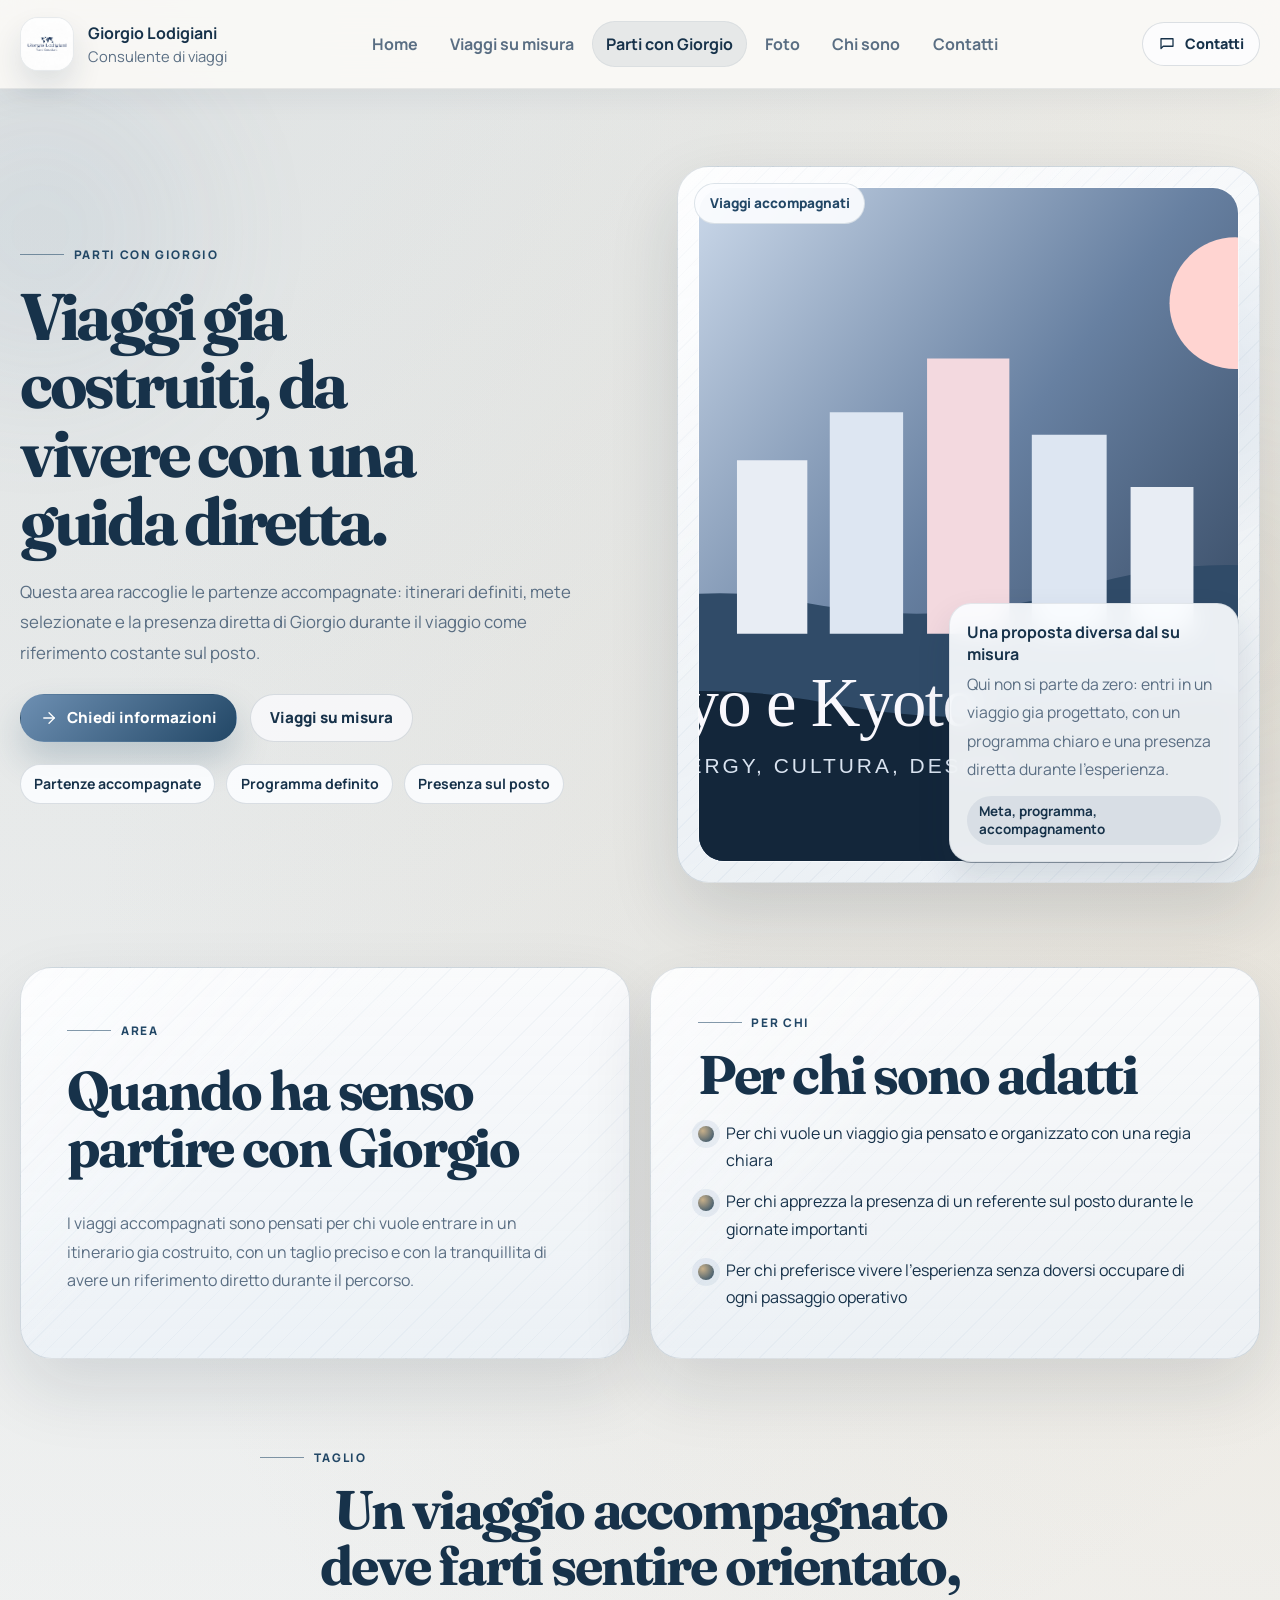
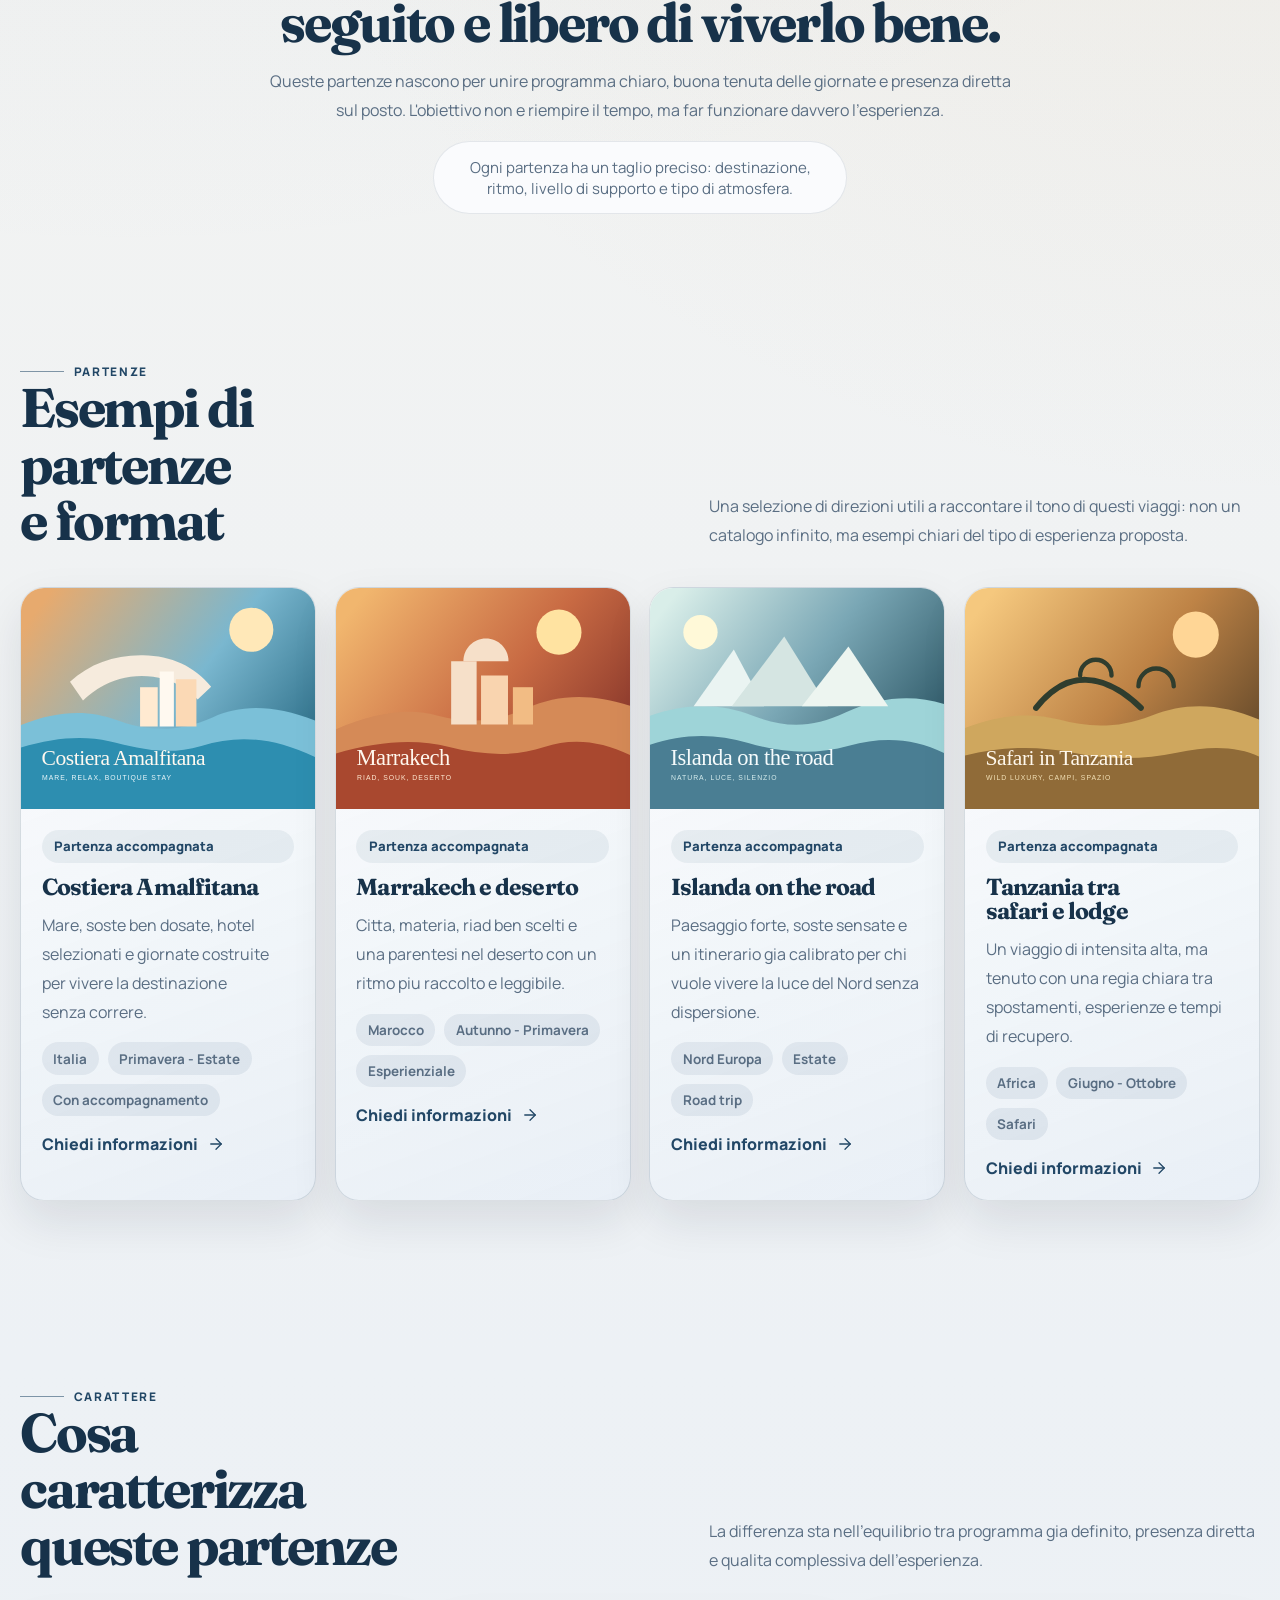
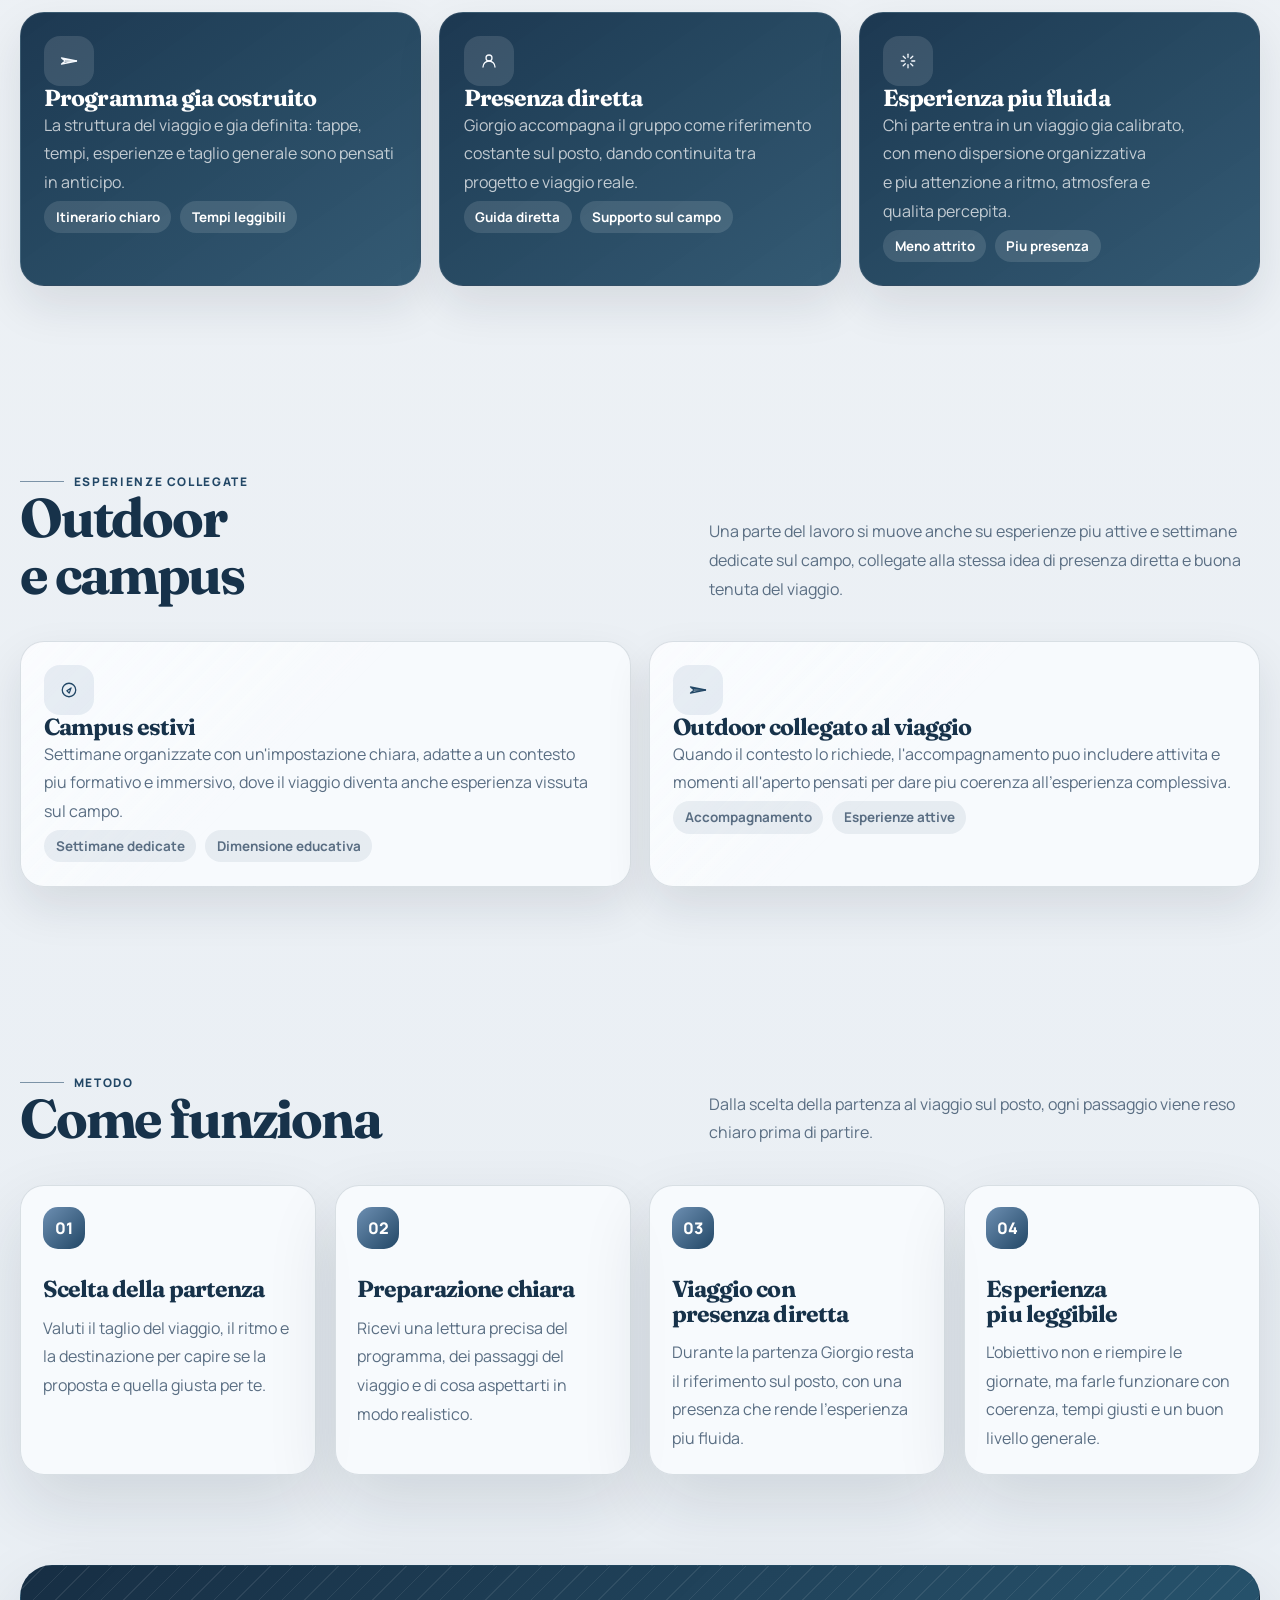
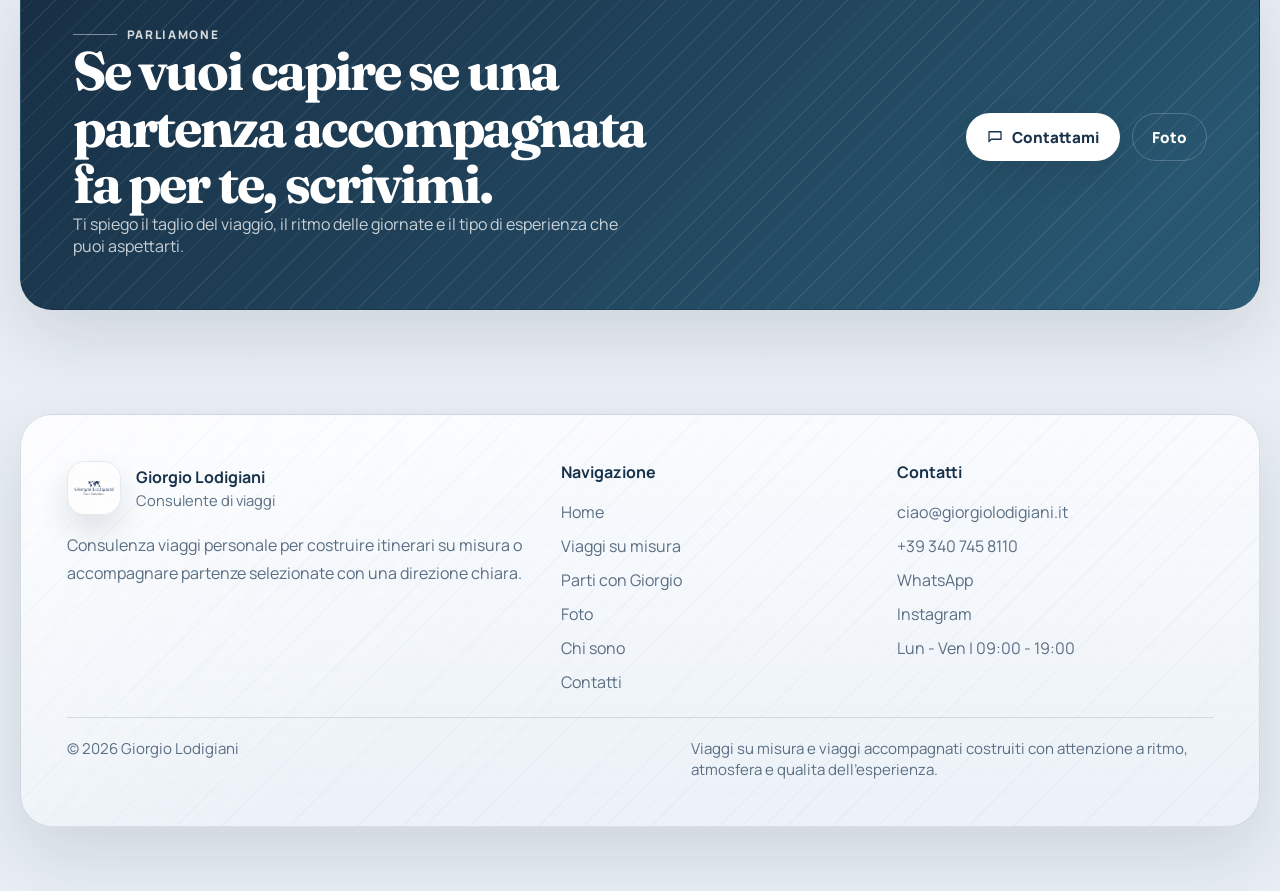
<file: viaggi.html>
<!DOCTYPE html>
<html lang="it">
<head>
  <meta charset="UTF-8">
  <meta name="viewport" content="width=device-width, initial-scale=1.0">
  <meta name="description" content="Viaggi accompagnati da Giorgio Lodigiani: itinerari gia costruiti, esperienze selezionate e presenza diretta durante il viaggio.">
  <meta name="theme-color" content="#17324a">
  <title>Parti con Giorgio | Viaggi accompagnati</title>
  <link rel="icon" type="image/svg+xml" href="assets/images/favicon.svg">
  <link rel="preconnect" href="https://fonts.googleapis.com">
  <link rel="preconnect" href="https://fonts.gstatic.com" crossorigin>
  <link href="https://fonts.googleapis.com/css2?family=Fraunces:opsz,wght@9..144,500;9..144,600;9..144,700&family=Manrope:wght@400;500;600;700;800&display=swap" rel="stylesheet">
  <link rel="stylesheet" href="assets/css/styles.css">
</head>
<body data-page="journeys">
  <div data-app></div>
  <noscript>
    <div class="noscript-banner">Per visualizzare il sito e necessario abilitare JavaScript.</div>
  </noscript>
  <script src="assets/js/content/shared.js"></script>
  <script src="assets/js/content/journeys.js"></script>
  <script src="assets/js/site.js"></script>
</body>
</html>
</file>
<file: assets/css/styles.css>
@charset "UTF-8";

:root {
  --bg: #f5f1ea;
  --bg-deep: #e7edf3;
  --surface: rgba(250, 252, 255, 0.8);
  --surface-strong: #fcfdff;
  --text: #17324a;
  --text-soft: #5a6e83;
  --line: rgba(23, 50, 74, 0.14);
  --accent: #6d8fb2;
  --accent-strong: #224766;
  --accent-soft: #d9e6f1;
  --gold: #c8b08a;
  --white: #ffffff;
  --shadow: 0 28px 70px rgba(18, 34, 52, 0.12);
  --shadow-card: 0 20px 46px rgba(18, 34, 52, 0.1);
  --radius-lg: 32px;
  --radius-md: 24px;
  --radius-sm: 18px;
  --shell: min(1240px, calc(100% - 2rem));
}

*,
*::before,
*::after {
  box-sizing: border-box;
}

html {
  scroll-behavior: smooth;
}

body {
  margin: 0;
  min-height: 100vh;
  overflow-x: hidden;
  font-family: "Manrope", sans-serif;
  text-rendering: optimizeLegibility;
  -webkit-font-smoothing: antialiased;
  color: var(--text);
  background:
    radial-gradient(circle at 0% 0%, rgba(109, 143, 178, 0.2), transparent 34%),
    radial-gradient(circle at 100% 10%, rgba(200, 176, 138, 0.16), transparent 26%),
    linear-gradient(180deg, #fbfaf7 0%, #f4f1ea 38%, #eef2f7 100%);
  position: relative;
}

body.nav-open {
  overflow: hidden;
}

body::before,
body::after {
  content: "";
  position: fixed;
  z-index: -1;
  border-radius: 999px;
  filter: blur(70px);
  opacity: 0.45;
}

body::before {
  top: 8%;
  left: -120px;
  width: 320px;
  height: 320px;
  background: rgba(109, 143, 178, 0.22);
}

body::after {
  right: -120px;
  bottom: 12%;
  width: 360px;
  height: 360px;
  background: rgba(200, 176, 138, 0.14);
}

body[data-page="journeys"] {
  background:
    radial-gradient(circle at 10% 0%, rgba(109, 143, 178, 0.18), transparent 32%),
    radial-gradient(circle at 100% 16%, rgba(200, 176, 138, 0.18), transparent 24%),
    linear-gradient(180deg, #f8f5ee 0%, #edf1f5 52%, #e8eef4 100%);
}

body[data-page="gallery"] {
  background:
    radial-gradient(circle at 12% 4%, rgba(200, 176, 138, 0.18), transparent 30%),
    radial-gradient(circle at 92% 12%, rgba(109, 143, 178, 0.16), transparent 28%),
    linear-gradient(180deg, #fbfaf6 0%, #f2efe7 44%, #eef2f6 100%);
}

img {
  display: block;
  max-width: 100%;
}

a {
  color: inherit;
  text-decoration: none;
}

button,
input,
select,
textarea {
  font: inherit;
}

button {
  cursor: pointer;
}

main {
  position: relative;
  z-index: 1;
}

.shell {
  width: var(--shell);
  margin-inline: auto;
}

.skip-link {
  position: absolute;
  left: -999px;
  top: 1rem;
  z-index: 100;
  padding: 0.85rem 1rem;
  border-radius: 999px;
  background: var(--text);
  color: var(--white);
}

.skip-link:focus {
  left: 1rem;
}

.noscript-banner {
  padding: 1rem;
  text-align: center;
  background: #edf3f8;
  color: var(--accent-strong);
  font-weight: 700;
}

.site-header {
  position: sticky;
  top: 0;
  z-index: 60;
  background: rgba(251, 250, 247, 0.9);
  backdrop-filter: blur(22px);
  border-bottom: 1px solid rgba(23, 50, 74, 0.09);
  box-shadow: 0 10px 28px rgba(23, 50, 74, 0.05);
}

.header-inner {
  min-height: 88px;
  display: flex;
  align-items: center;
  gap: 1.25rem;
  justify-content: space-between;
}

.brand {
  display: inline-flex;
  align-items: center;
  gap: 0.9rem;
  flex: none;
  min-width: 0;
}

.brand-mark {
  width: 54px;
  height: 54px;
  border-radius: 18px;
  display: inline-flex;
  align-items: center;
  justify-content: center;
  overflow: hidden;
  background: var(--white);
  border: 1px solid rgba(23, 50, 74, 0.1);
  box-shadow: 0 16px 30px rgba(23, 50, 74, 0.12);
}

.brand-mark img {
  width: 100%;
  height: 100%;
  object-fit: cover;
}

.brand-copy {
  display: grid;
  gap: 0.15rem;
  min-width: 0;
}

.brand-copy strong {
  font-size: 1rem;
}

.brand-copy span {
  color: var(--text-soft);
  font-size: 0.92rem;
}

.main-nav {
  display: inline-flex;
  align-items: center;
  flex: 1 1 auto;
  gap: 0.25rem;
  flex-wrap: wrap;
  justify-content: center;
  min-width: 0;
}

.main-nav a {
  padding: 0.72rem 0.88rem;
  border-radius: 999px;
  color: var(--text-soft);
  font-weight: 700;
  white-space: nowrap;
  transition: background-color 0.25s ease, color 0.25s ease, transform 0.25s ease;
}

.main-nav a:hover,
.main-nav a:focus-visible,
.main-nav a.is-active {
  color: var(--text);
  background: rgba(34, 71, 102, 0.09);
  box-shadow: inset 0 0 0 1px rgba(34, 71, 102, 0.06);
}

.header-actions {
  display: flex;
  align-items: center;
  flex: none;
}

.menu-toggle {
  display: none;
  width: 52px;
  height: 52px;
  border: 1px solid var(--line);
  border-radius: 18px;
  background: rgba(252, 253, 255, 0.84);
  align-items: center;
  justify-content: center;
  flex-direction: column;
  gap: 0.28rem;
}

.menu-toggle span {
  width: 20px;
  height: 2px;
  border-radius: 999px;
  background: var(--text);
  transition: transform 0.25s ease, opacity 0.25s ease;
}

.site-header.is-open .menu-toggle span:nth-child(1) {
  transform: translateY(6px) rotate(45deg);
}

.site-header.is-open .menu-toggle span:nth-child(2) {
  opacity: 0;
}

.site-header.is-open .menu-toggle span:nth-child(3) {
  transform: translateY(-6px) rotate(-45deg);
}

.button {
  display: inline-flex;
  align-items: center;
  justify-content: center;
  gap: 0.55rem;
  border-radius: 999px;
  min-height: 48px;
  padding: 0.82rem 1.18rem;
  border: 1px solid transparent;
  font-size: 0.95rem;
  font-weight: 800;
  line-height: 1.15;
  transition: transform 0.25s ease, box-shadow 0.25s ease, background-color 0.25s ease, border-color 0.25s ease;
}

.button span {
  white-space: nowrap;
}

.button:hover,
.button:focus-visible,
.main-nav a:focus-visible,
.menu-toggle:focus-visible,
.contact-link:hover,
.contact-link:focus-visible,
.text-link:hover,
.text-link:focus-visible {
  transform: translateY(-2px);
}

a:focus-visible,
button:focus-visible,
input:focus-visible,
select:focus-visible,
textarea:focus-visible,
summary:focus-visible {
  outline: 2px solid rgba(109, 143, 178, 0.42);
  outline-offset: 3px;
}

.ui-icon {
  width: 20px;
  height: 20px;
  flex: none;
}

.button .ui-icon,
.card-icon .ui-icon,
.text-link .ui-icon {
  width: 18px;
  height: 18px;
}

.ui-icon--whatsapp {
  stroke-width: 1.85;
}

.button--primary {
  background: linear-gradient(135deg, var(--accent), var(--accent-strong));
  color: var(--white);
  box-shadow: 0 18px 34px rgba(34, 71, 102, 0.22);
}

.button--secondary,
.button--ghost {
  background: rgba(252, 253, 255, 0.72);
  color: var(--text);
  border-color: var(--line);
}

.button--ghost:hover,
.button--ghost:focus-visible,
.button--secondary:hover,
.button--secondary:focus-visible {
  background: rgba(252, 253, 255, 0.94);
  border-color: rgba(23, 50, 74, 0.2);
}

.button--secondary {
  padding-inline: 1rem;
}

.button--small {
  min-height: 42px;
  padding: 0.72rem 0.95rem;
  font-size: 0.9rem;
}

.button--light {
  background: var(--white);
  color: var(--text);
  box-shadow: 0 16px 30px rgba(18, 34, 52, 0.14);
}

.button--line {
  background: transparent;
  color: var(--white);
  border-color: rgba(255, 255, 255, 0.2);
}

.section {
  padding: clamp(4.4rem, 7vw, 6.2rem) 0;
}

.section--compact {
  padding-top: 0.4rem;
}

.section-heading {
  display: grid;
  gap: 1rem;
  align-items: end;
  margin-bottom: 2.35rem;
}

.section-heading p {
  max-width: 56ch;
  color: var(--text-soft);
  line-height: 1.8;
  margin: 0;
}

.section-heading h2 {
  max-width: 11ch;
}

.eyebrow {
  display: inline-flex;
  align-items: center;
  gap: 0.6rem;
  text-transform: uppercase;
  letter-spacing: 0.14em;
  font-size: 0.74rem;
  font-weight: 800;
  color: var(--accent-strong);
}

.eyebrow::before {
  content: "";
  width: 44px;
  height: 1px;
  background: currentColor;
  opacity: 0.55;
}

.eyebrow--light {
  color: rgba(255, 255, 255, 0.82);
}

h1,
h2,
h3,
h4 {
  margin: 0;
  font-family: "Fraunces", serif;
  line-height: 1.04;
  letter-spacing: -0.04em;
  text-wrap: balance;
}

h1 {
  font-size: clamp(3.1rem, 5.8vw, 5.5rem);
  max-width: 12ch;
}

h2 {
  font-size: clamp(2rem, 4.5vw, 3.4rem);
}

h3 {
  font-size: 1.45rem;
}

p {
  margin: 0;
  text-wrap: pretty;
}

.hero {
  padding: clamp(3rem, 6vw, 5.2rem) 0 clamp(4.2rem, 6vw, 5.4rem);
}

.hero-grid {
  display: grid;
  grid-template-columns: minmax(0, 1.02fr) minmax(360px, 0.98fr);
  gap: clamp(2.2rem, 4vw, 4.8rem);
  align-items: center;
}

.hero-copy {
  display: grid;
  align-content: center;
  gap: 1.25rem;
}

.hero-copy h1 {
  max-width: 10ch;
  font-size: clamp(3rem, 5.15vw, 5.15rem);
  letter-spacing: -0.05em;
}

.hero-copy p {
  margin-top: 0;
  max-width: 58ch;
  color: var(--text-soft);
  line-height: 1.82;
  font-size: 1.05rem;
}

body[data-page="journeys"] .hero-copy h1,
body[data-page="gallery"] .hero-copy h1 {
  max-width: 9ch;
}

.hero-actions {
  display: flex;
  flex-wrap: wrap;
  gap: 0.85rem;
  margin: 0.35rem 0 0;
}

.hero-pills {
  display: flex;
  flex-wrap: wrap;
  gap: 0.7rem;
  margin-top: 0.1rem;
}

.pill {
  display: inline-flex;
  align-items: center;
  padding: 0.6rem 0.82rem;
  border-radius: 999px;
  background: rgba(252, 253, 255, 0.88);
  color: var(--text);
  border: 1px solid var(--line);
  font-weight: 700;
  font-size: 0.88rem;
}

.hero-panel,
.feature-panel,
.form-panel,
.footer-panel,
.band-panel,
.card,
.timeline-step,
.faq-item,
.contact-link {
  border: 1px solid var(--line);
  box-shadow: var(--shadow);
}

.hero-panel {
  position: relative;
  display: grid;
  align-items: end;
  overflow: hidden;
  border-radius: var(--radius-lg);
  padding: clamp(1rem, 2.2vw, 1.25rem);
  isolation: isolate;
  background:
    linear-gradient(135deg, rgba(255, 255, 255, 0.6), transparent 42%),
    repeating-linear-gradient(135deg, rgba(109, 143, 178, 0.06) 0 1px, transparent 1px 13px),
    linear-gradient(160deg, rgba(252, 253, 255, 0.92), rgba(233, 240, 247, 0.8));
  box-shadow: 0 30px 70px rgba(18, 34, 52, 0.14);
}

.hero-badge {
  position: absolute;
  top: 1rem;
  left: 1rem;
  z-index: 2;
  max-width: calc(100% - 2rem);
  padding: 0.65rem 0.9rem;
  border-radius: 999px;
  background: rgba(252, 253, 255, 0.92);
  color: var(--accent-strong);
  border: 1px solid rgba(34, 71, 102, 0.14);
  font-weight: 800;
  font-size: 0.85rem;
}

.hero-orbit {
  position: absolute;
  right: -14%;
  top: 8%;
  z-index: 0;
  width: 320px;
  height: 320px;
  border-radius: 50%;
  background: radial-gradient(circle, rgba(109, 143, 178, 0.18), rgba(109, 143, 178, 0.02) 70%);
}

.hero-image {
  position: relative;
  z-index: 1;
  overflow: hidden;
  border-radius: 26px;
  border: 1px solid rgba(255, 255, 255, 0.56);
  aspect-ratio: 4 / 5;
}

.hero-image img {
  width: 100%;
  height: 100%;
  object-fit: cover;
}

.hero-card {
  position: absolute;
  right: clamp(0.9rem, 2vw, 1.25rem);
  bottom: clamp(0.9rem, 2vw, 1.25rem);
  z-index: 2;
  max-width: min(290px, calc(100% - 2rem));
  padding: 1.05rem;
  border-radius: 22px;
  background: rgba(251, 253, 255, 0.92);
  border: 1px solid rgba(23, 50, 74, 0.1);
  backdrop-filter: blur(12px);
  box-shadow: 0 16px 34px rgba(23, 50, 74, 0.12);
}

.hero-card strong,
.contact-link strong,
.footer-nav strong,
.footer-contacts strong {
  display: block;
  margin-bottom: 0.35rem;
  font-size: 1rem;
}

.hero-card p,
.feature-panel p,
.card p,
.timeline-step p,
.faq-item p,
.form-panel p,
.contact-link em {
  color: var(--text-soft);
  line-height: 1.8;
}

.hero-card p {
  font-size: 0.98rem;
}

.hero-card span {
  display: inline-flex;
  margin-top: 0.8rem;
  padding: 0.4rem 0.75rem;
  border-radius: 999px;
  background: rgba(34, 71, 102, 0.08);
  color: var(--text);
  font-size: 0.84rem;
  font-weight: 700;
}

.split-panel,
.contact-grid,
.footer-top,
.band-panel {
  display: grid;
  gap: 1.3rem;
}

.hero-grid > *,
.split-panel > *,
.contact-grid > *,
.footer-top > * {
  min-width: 0;
}

.split-panel {
  grid-template-columns: repeat(2, minmax(0, 1fr));
}

.contact-grid {
  grid-template-columns: minmax(0, 0.94fr) minmax(0, 1.06fr);
}

.feature-panel,
.form-panel,
.footer-panel {
  border-radius: var(--radius-lg);
  padding: clamp(1.55rem, 4vw, 2.9rem);
  background:
    linear-gradient(135deg, rgba(255, 255, 255, 0.45), transparent 40%),
    repeating-linear-gradient(135deg, rgba(109, 143, 178, 0.05) 0 1px, transparent 1px 16px),
    linear-gradient(180deg, rgba(252, 253, 255, 0.88), rgba(236, 242, 248, 0.8));
}

.feature-panel,
.form-panel {
  display: grid;
  gap: 1rem;
}

.cards-grid,
.timeline,
.details-grid,
.contact-list,
.form-grid {
  display: grid;
  gap: 1.15rem;
}

.card-body,
.timeline-step {
  display: grid;
  align-content: start;
  gap: 0.75rem;
}

.cards-grid {
  grid-template-columns: repeat(auto-fit, minmax(270px, 1fr));
}

.offer-grid {
  display: grid;
  grid-template-columns: repeat(2, minmax(0, 1fr));
  gap: 1.25rem;
}

.offer-card {
  min-height: 100%;
  display: grid;
  grid-template-columns: auto minmax(0, 1fr);
  gap: 1.25rem;
  align-items: start;
  padding: clamp(1.55rem, 3vw, 2rem);
  border-radius: var(--radius-lg);
  border: 1px solid rgba(23, 50, 74, 0.12);
  background:
    linear-gradient(155deg, rgba(255, 255, 255, 0.62), transparent 46%),
    linear-gradient(180deg, rgba(252, 253, 255, 0.95), rgba(235, 242, 248, 0.86));
  box-shadow: 0 24px 54px rgba(18, 34, 52, 0.1);
  transition: transform 0.28s ease, box-shadow 0.28s ease, border-color 0.28s ease;
}

.offer-card:hover,
.offer-card:focus-within {
  transform: translateY(-4px);
  border-color: rgba(34, 71, 102, 0.22);
  box-shadow: 0 30px 62px rgba(18, 34, 52, 0.13);
}

.offer-index {
  font-family: "Fraunces", serif;
  font-size: clamp(2.1rem, 4vw, 3rem);
  line-height: 1;
  color: rgba(34, 71, 102, 0.22);
}

.offer-copy {
  display: grid;
  gap: 0.78rem;
}

.offer-copy h3 {
  font-size: clamp(1.65rem, 2.6vw, 2.2rem);
}

.editorial-intro {
  display: grid;
  gap: 1rem;
  max-width: 760px;
  margin: 0 auto clamp(2.6rem, 4vw, 3.6rem);
  text-align: center;
}

.editorial-intro p {
  color: var(--text-soft);
  line-height: 1.82;
}

.editorial-note {
  justify-self: center;
  max-width: 46ch;
  padding: 0.9rem 1.15rem;
  border-radius: 999px;
  background: rgba(252, 253, 255, 0.84);
  border: 1px solid rgba(23, 50, 74, 0.1);
  color: var(--text-soft);
  font-size: 0.94rem;
}

.timeline {
  grid-template-columns: repeat(auto-fit, minmax(220px, 1fr));
}

.form-grid {
  grid-template-columns: repeat(2, minmax(0, 1fr));
}

.field {
  display: grid;
  gap: 0.55rem;
}

.field span {
  font-weight: 800;
}

.field--full {
  grid-column: 1 / -1;
}

input,
select,
textarea {
  width: 100%;
  border-radius: 18px;
  border: 1px solid var(--line);
  background: rgba(255, 255, 255, 0.74);
  color: var(--text);
  padding: 1rem 1.05rem;
}

input:focus,
select:focus,
textarea:focus {
  outline: 2px solid rgba(109, 143, 178, 0.24);
  outline-offset: 1px;
  border-color: var(--accent);
}

textarea {
  min-height: 165px;
  resize: vertical;
}

.form-feedback {
  min-height: 1.45rem;
  color: var(--accent-strong);
  font-size: 0.95rem;
}

.form-feedback.is-error {
  color: #9b2c2c;
}

.form-feedback.is-success {
  color: #1d5c44;
}

.form-feedback a {
  color: currentColor;
  font-weight: 800;
  text-decoration: underline;
  text-underline-offset: 0.16em;
}

.card {
  height: 100%;
  border-radius: var(--radius-md);
  padding: 1.45rem;
  background:
    linear-gradient(135deg, rgba(255, 255, 255, 0.34), transparent 44%),
    rgba(251, 253, 255, 0.8);
  box-shadow: var(--shadow-card);
  transition: transform 0.28s ease, box-shadow 0.28s ease, border-color 0.28s ease;
}

.card:hover,
.card:focus-within {
  transform: translateY(-4px);
  border-color: rgba(34, 71, 102, 0.2);
  box-shadow: 0 26px 56px rgba(18, 34, 52, 0.12);
}

.card--media {
  overflow: hidden;
  padding: 0;
  gap: 0;
}

body[data-page="journeys"] .card--media {
  background:
    linear-gradient(160deg, rgba(255, 255, 255, 0.82), rgba(232, 239, 246, 0.92));
}

.card-media {
  aspect-ratio: 4 / 3;
  overflow: hidden;
}

.card-media img {
  width: 100%;
  height: 100%;
  object-fit: cover;
  transition: transform 0.45s ease;
}

.card:hover .card-media img,
.gallery-card:hover .gallery-media img {
  transform: scale(1.03);
}

.card-body {
  padding: 1.3rem;
}

.card-icon {
  width: 50px;
  height: 50px;
  display: grid;
  place-items: center;
  border-radius: 16px;
  background: rgba(109, 143, 178, 0.14);
  color: var(--accent-strong);
  margin-bottom: 0;
}

.contact-link .card-icon {
  margin-bottom: 0;
}

.card-tag {
  display: inline-flex;
  margin-bottom: 0;
  padding: 0.48rem 0.76rem;
  border-radius: 999px;
  background: rgba(34, 71, 102, 0.07);
  color: var(--accent-strong);
  font-size: 0.82rem;
  font-weight: 800;
}

.card-meta {
  display: flex;
  flex-wrap: wrap;
  gap: 0.55rem;
  margin-top: 0.25rem;
}

.meta-chip {
  display: inline-flex;
  align-items: center;
  padding: 0.45rem 0.72rem;
  border-radius: 999px;
  background: rgba(34, 71, 102, 0.08);
  color: var(--text-soft);
  font-size: 0.84rem;
  font-weight: 700;
}

.text-link {
  display: inline-flex;
  align-items: center;
  gap: 0.55rem;
  margin-top: 0.3rem;
  font-weight: 800;
  color: var(--accent-strong);
}

.text-link--large {
  font-size: 1rem;
}

.section-cta {
  margin-top: 1.25rem;
}

.gallery-grid {
  display: grid;
  grid-template-columns: repeat(12, minmax(0, 1fr));
  gap: 1.15rem;
}

.gallery-grid--preview {
  grid-template-columns: repeat(3, minmax(0, 1fr));
}

.gallery-grid--preview .gallery-card,
.gallery-grid--preview .gallery-card--wide {
  grid-column: auto;
}

.gallery-grid--preview .gallery-card--tall .gallery-media {
  aspect-ratio: 4 / 3;
}

.gallery-grid--editorial {
  align-items: start;
}

.gallery-card {
  grid-column: span 4;
  display: grid;
  gap: 0;
  overflow: hidden;
  border-radius: var(--radius-md);
  border: 1px solid var(--line);
  background: rgba(251, 253, 255, 0.84);
  box-shadow: var(--shadow-card);
  transition: transform 0.28s ease, box-shadow 0.28s ease, border-color 0.28s ease;
}

.gallery-card:hover {
  transform: translateY(-4px);
  border-color: rgba(34, 71, 102, 0.2);
  box-shadow: 0 26px 56px rgba(18, 34, 52, 0.12);
}

.gallery-card--wide {
  grid-column: span 8;
}

.gallery-card--tall .gallery-media {
  aspect-ratio: 4 / 5;
}

.gallery-media {
  aspect-ratio: 4 / 3;
  overflow: hidden;
}

.gallery-media img {
  width: 100%;
  height: 100%;
  object-fit: cover;
}

.gallery-copy {
  display: grid;
  gap: 0.9rem;
  padding: 1.28rem;
  align-content: start;
}

.gallery-grid--editorial .gallery-card {
  background:
    linear-gradient(145deg, rgba(255, 255, 255, 0.88), rgba(240, 245, 250, 0.86));
}

.gallery-grid--editorial .gallery-card:nth-child(2) {
  margin-top: 2rem;
}

.gallery-grid--editorial .gallery-card:nth-child(4) {
  margin-top: -2.4rem;
}

.gallery-grid--editorial .gallery-card:nth-child(5) {
  margin-top: 1.3rem;
}

body[data-page="gallery"] .gallery-copy p {
  max-width: 34ch;
}

.gallery-meta {
  display: flex;
  align-items: center;
  justify-content: space-between;
  gap: 0.75rem;
  flex-wrap: wrap;
}

.gallery-location {
  color: var(--text-soft);
  font-size: 0.84rem;
  font-weight: 700;
}

.list-check {
  list-style: none;
  padding: 0;
  margin: 0;
  display: grid;
  gap: 0.9rem;
}

.list-check li {
  display: flex;
  gap: 0.75rem;
  color: var(--text);
  line-height: 1.7;
}

.list-check li::before {
  content: "";
  width: 1rem;
  height: 1rem;
  border-radius: 50%;
  flex: none;
  margin-top: 0.4rem;
  background: radial-gradient(circle at 30% 30%, var(--gold), var(--accent-strong));
  box-shadow: 0 0 0 6px rgba(109, 143, 178, 0.12);
}

.timeline-step {
  border-radius: var(--radius-md);
  padding: 1.35rem;
  background: rgba(251, 253, 255, 0.8);
}

.step-number {
  width: 42px;
  height: 42px;
  display: inline-grid;
  place-items: center;
  border-radius: 15px;
  background: linear-gradient(135deg, var(--accent), var(--accent-strong));
  color: var(--white);
  font-weight: 800;
  margin-bottom: 1rem;
}

.details-grid {
  gap: 0.9rem;
}

.faq-item {
  border-radius: 22px;
  padding: 1.08rem 1.15rem;
  background: rgba(251, 253, 255, 0.82);
}

.faq-item summary {
  list-style: none;
  display: flex;
  align-items: center;
  justify-content: space-between;
  gap: 1rem;
  cursor: pointer;
  font-weight: 800;
}

.faq-item summary span {
  flex: 1;
}

.faq-toggle {
  width: 2rem;
  height: 2rem;
  min-width: 2rem;
  display: grid;
  place-items: center;
  border-radius: 999px;
  background: rgba(34, 71, 102, 0.08);
  color: var(--text);
}

.faq-toggle .ui-icon {
  width: 0.95rem;
  height: 0.95rem;
}

.faq-item summary::-webkit-details-marker {
  display: none;
}

.faq-item[open] {
  background:
    radial-gradient(circle at 100% 0%, rgba(109, 143, 178, 0.1), transparent 42%),
    rgba(251, 253, 255, 0.9);
}

.faq-item[open] .faq-toggle {
  background: rgba(109, 143, 178, 0.14);
  color: var(--accent-strong);
}

.faq-item[open] .faq-toggle .ui-icon {
  transform: rotate(90deg);
}

.faq-item .ui-icon {
  transition: transform 0.25s ease;
}

.faq-item p {
  padding-top: 0.7rem;
}

.contact-link {
  display: grid;
  grid-template-columns: auto 1fr;
  gap: 0.9rem;
  align-items: start;
  padding: 1.08rem 1.15rem;
  border-radius: 22px;
  background: rgba(251, 253, 255, 0.82);
  transition: transform 0.25s ease, border-color 0.25s ease, box-shadow 0.25s ease;
  height: 100%;
}

.contact-link:hover,
.contact-link:focus-visible {
  border-color: rgba(34, 71, 102, 0.2);
  box-shadow: 0 22px 48px rgba(18, 34, 52, 0.12);
}

.contact-link small,
.contact-link em {
  display: block;
}

.contact-link small {
  font-size: 0.95rem;
  color: var(--accent-strong);
  font-style: normal;
  font-weight: 800;
}

.contact-link em {
  margin-top: 0.35rem;
  font-style: normal;
}

.contact-link--whatsapp small {
  color: #148c4b;
}

.contact-link--instagram small {
  color: #9c2f73;
}

.card-icon--phone {
  color: var(--text);
  background: rgba(34, 71, 102, 0.1);
}

.card-icon--mail {
  color: var(--accent-strong);
  background: rgba(109, 143, 178, 0.12);
}

.card-icon--whatsapp {
  color: #148c4b;
  background: rgba(20, 140, 75, 0.1);
}

.card-icon--instagram {
  color: #9c2f73;
  background: rgba(156, 47, 115, 0.1);
}

.contact-note {
  padding-top: 0.5rem;
  display: grid;
  gap: 0.4rem;
}

.band {
  padding: 0 0 5rem;
}

.band-panel {
  grid-template-columns: 1.1fr 0.9fr;
  align-items: center;
  border-radius: var(--radius-lg);
  padding: clamp(1.8rem, 5vw, 3.25rem);
  background:
    repeating-linear-gradient(135deg, rgba(255, 255, 255, 0.08) 0 1px, transparent 1px 16px),
    linear-gradient(135deg, rgba(19, 48, 74, 0.98), rgba(34, 71, 102, 0.95));
  color: var(--white);
}

.band-panel p {
  color: rgba(255, 255, 255, 0.76);
}

body[data-page="journeys"] .band-panel {
  background:
    repeating-linear-gradient(135deg, rgba(255, 255, 255, 0.08) 0 1px, transparent 1px 16px),
    linear-gradient(135deg, rgba(18, 42, 64, 0.98), rgba(32, 82, 110, 0.95));
}

body[data-page="journeys"] .section--journey-features .cards-grid .card {
  background:
    linear-gradient(145deg, rgba(19, 48, 74, 0.96), rgba(36, 78, 104, 0.92));
  border-color: rgba(255, 255, 255, 0.08);
}

body[data-page="journeys"] .section--journey-features .cards-grid .card h3,
body[data-page="journeys"] .section--journey-features .cards-grid .card p,
body[data-page="journeys"] .section--journey-features .cards-grid .card .meta-chip {
  color: var(--white);
}

body[data-page="journeys"] .section--journey-features .cards-grid .card p {
  color: rgba(255, 255, 255, 0.72);
}

body[data-page="journeys"] .section--journey-features .card-icon {
  background: rgba(255, 255, 255, 0.12);
  color: #f8fbff;
}

body[data-page="journeys"] .section--journey-features .meta-chip {
  background: rgba(255, 255, 255, 0.12);
}

.band-actions {
  display: flex;
  flex-wrap: wrap;
  justify-content: flex-end;
  gap: 0.75rem;
}

.footer {
  padding: 1.5rem 0 4rem;
}

.footer-top {
  grid-template-columns: 1.2fr 0.8fr 0.8fr;
  align-items: start;
}

.footer-nav,
.footer-contacts {
  display: grid;
  gap: 0.75rem;
}

.footer-nav a,
.footer-contacts a,
.footer-contacts span {
  color: var(--text-soft);
  transition: color 0.2s ease;
}

.footer-nav a:hover,
.footer-contacts a:hover {
  color: var(--text);
}

.footer-bottom {
  margin-top: 1.5rem;
  padding-top: 1.25rem;
  border-top: 1px solid var(--line);
  display: flex;
  flex-wrap: wrap;
  justify-content: space-between;
  gap: 0.8rem;
  color: var(--text-soft);
  font-size: 0.94rem;
}

.footer-bottom span:last-child {
  max-width: 58ch;
}

.footer-brand {
  margin-bottom: 1rem;
}

.small-note {
  color: var(--text-soft);
  line-height: 1.75;
}

.reveal {
  opacity: 0;
  transform: translateY(24px);
  transition: opacity 0.65s ease, transform 0.65s ease;
}

.reveal.is-visible {
  opacity: 1;
  transform: translateY(0);
}

@media (max-width: 1100px) {
  .hero-grid,
  .contact-grid,
  .band-panel,
  .footer-top,
  .split-panel {
    grid-template-columns: 1fr;
  }

  .offer-grid {
    grid-template-columns: 1fr;
  }

  .gallery-grid {
    grid-template-columns: repeat(2, minmax(0, 1fr));
  }

  .gallery-grid--preview,
  .gallery-card,
  .gallery-card--wide {
    grid-column: auto;
  }

  .gallery-grid--editorial .gallery-card:nth-child(2),
  .gallery-grid--editorial .gallery-card:nth-child(4),
  .gallery-grid--editorial .gallery-card:nth-child(5) {
    margin-top: 0;
  }

  .band-actions {
    justify-content: flex-start;
  }

  .hero-card {
    position: static;
    margin-top: 1.15rem;
    max-width: none;
  }

  .hero-copy {
    gap: 1rem;
  }

  .hero-copy h1 {
    max-width: 11ch;
  }

  .hero-image {
    aspect-ratio: 5 / 4;
  }
}

@media (min-width: 901px) {
  .section-heading {
    grid-template-columns: minmax(0, 1.1fr) minmax(280px, 0.9fr);
  }
}

@media (max-width: 900px) {
  .menu-toggle {
    display: inline-flex;
  }

  .main-nav {
    position: absolute;
    top: calc(100% + 0.75rem);
    left: 1rem;
    right: 1rem;
    display: none;
    flex-direction: column;
    align-items: stretch;
    padding: 0.75rem;
    border-radius: 24px;
    background: rgba(251, 253, 255, 0.96);
    border: 1px solid var(--line);
    box-shadow: var(--shadow);
  }

  .main-nav a {
    padding: 0.9rem 1rem;
  }

  .site-header.is-open .main-nav {
    display: flex;
  }

  .header-actions {
    display: none;
  }

  .header-inner {
    position: relative;
  }

  body.nav-open {
    overflow: hidden;
  }

  .form-grid {
    grid-template-columns: 1fr;
  }

  .field--full {
    grid-column: auto;
  }

  .section-heading {
    margin-bottom: 1.5rem;
  }
}

@media (max-width: 680px) {
  .button {
    min-height: 44px;
    padding: 0.78rem 1rem;
    font-size: 0.92rem;
  }

  .pill {
    font-size: 0.84rem;
  }

  .section {
    padding: 3.75rem 0;
  }

  .hero {
    padding: 2.4rem 0 3.9rem;
  }

  .hero-copy {
    gap: 1rem;
  }

  .hero-copy h1 {
    max-width: 100%;
    font-size: clamp(2.7rem, 11vw, 3.8rem);
    line-height: 1.02;
    overflow-wrap: anywhere;
    hyphens: auto;
  }

  .hero-copy p {
    font-size: 1rem;
    line-height: 1.74;
  }

  .hero-actions {
    margin: 1.2rem 0 0.9rem;
  }

  .hero-actions .button {
    flex: 1 1 220px;
  }

  .gallery-grid {
    grid-template-columns: 1fr;
  }

  .gallery-copy {
    padding: 1rem;
  }

  .offer-card {
    grid-template-columns: 1fr;
    gap: 0.9rem;
  }

  .offer-index {
    font-size: 1.9rem;
  }

  .editorial-intro {
    margin-bottom: 2rem;
  }

  .card,
  .timeline-step,
  .feature-panel,
  .form-panel,
  .footer-panel,
  .band-panel {
    border-radius: 24px;
  }

  .brand-copy span {
    font-size: 0.86rem;
  }
}

@media (prefers-reduced-motion: reduce) {
  html {
    scroll-behavior: auto;
  }

  *,
  *::before,
  *::after {
    animation-duration: 0.01ms !important;
    animation-iteration-count: 1 !important;
    transition-duration: 0.01ms !important;
  }

  .reveal {
    opacity: 1;
    transform: none;
  }
}
</file>
